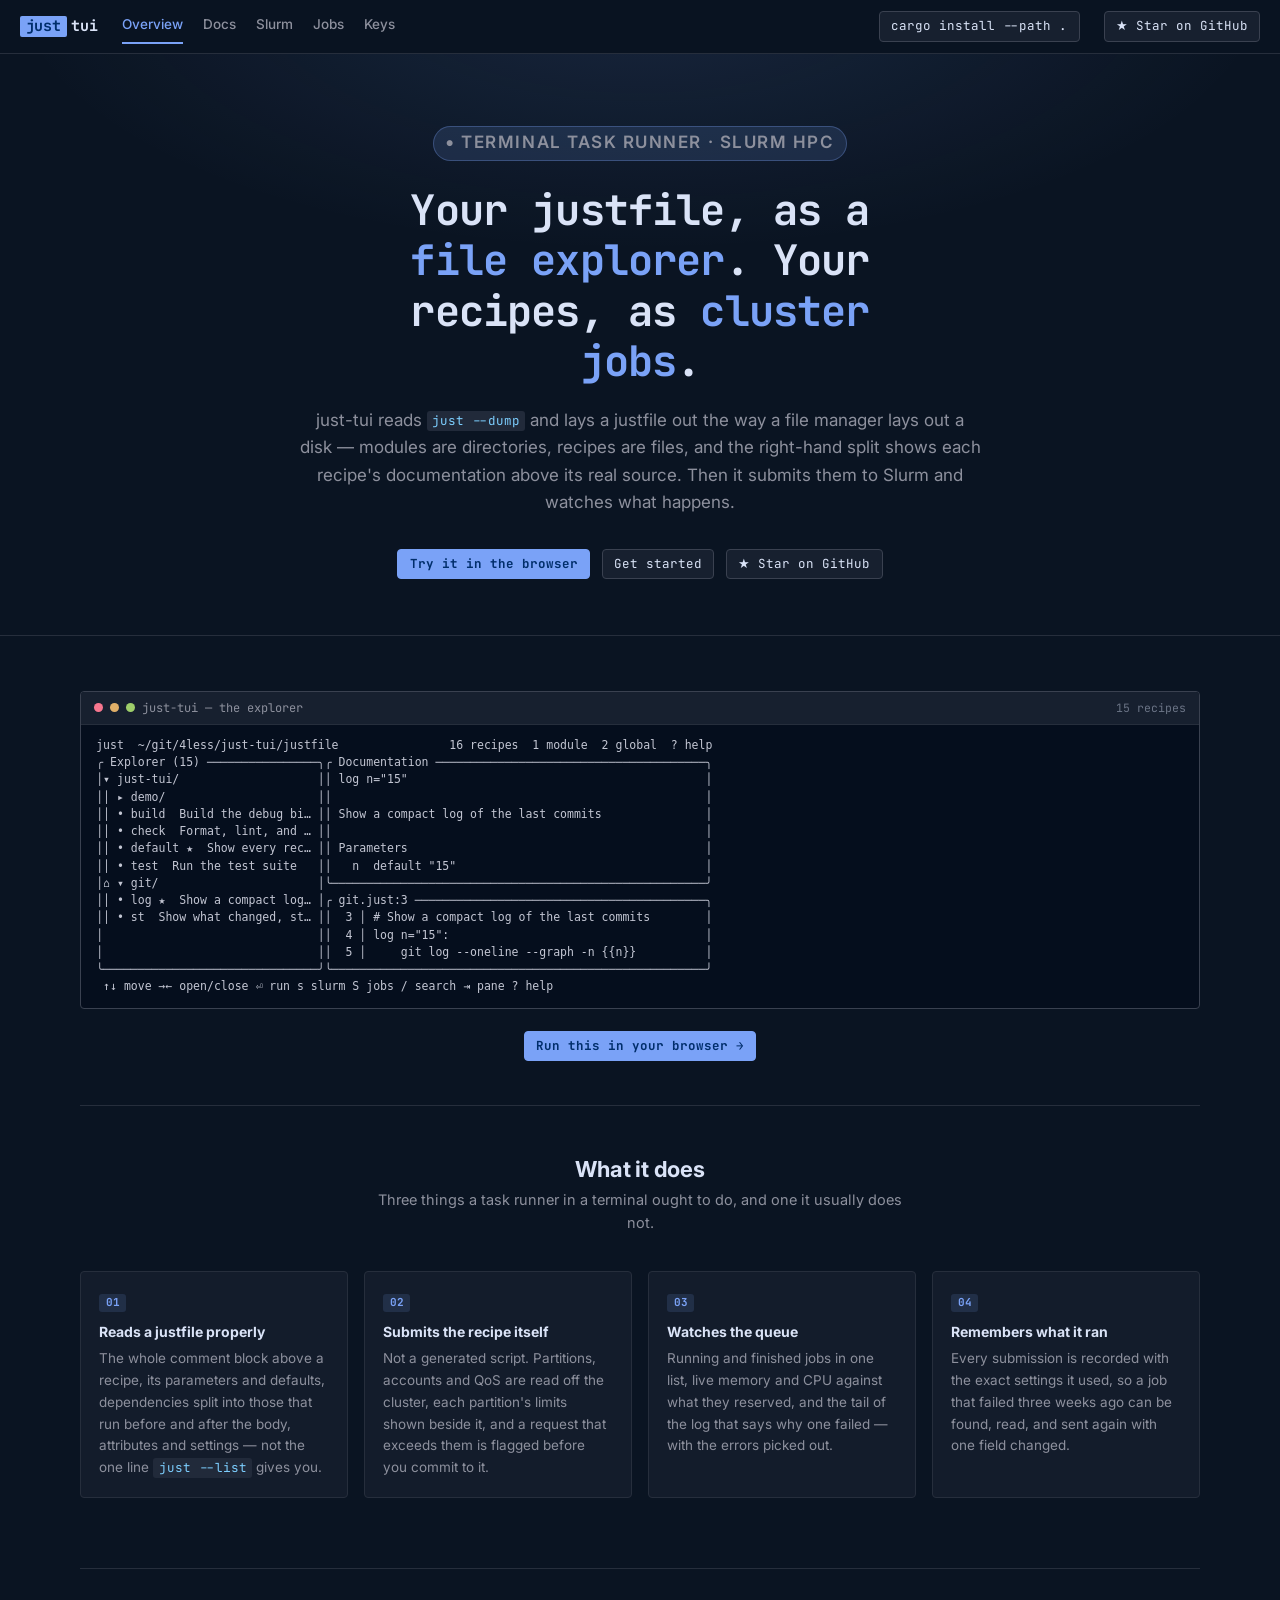
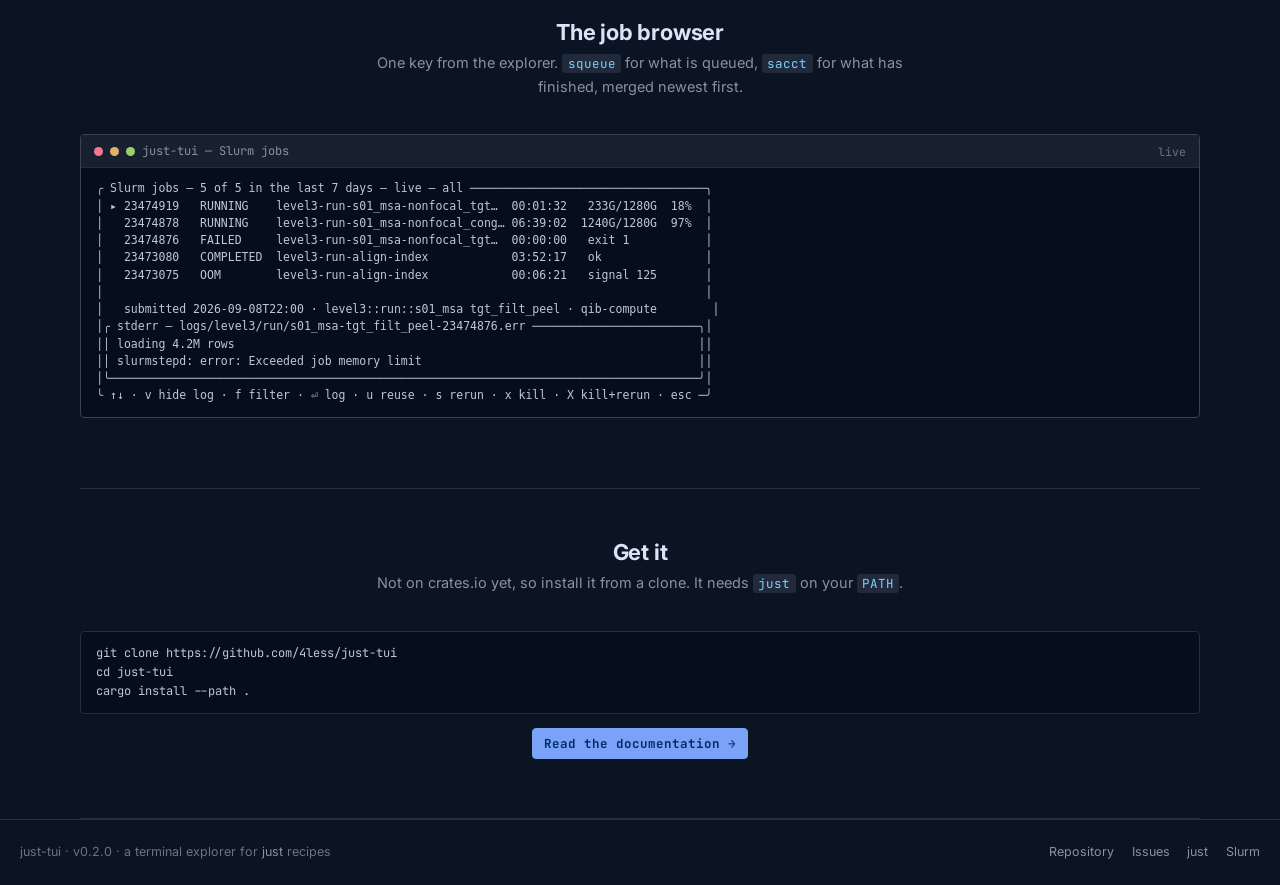
<file: docs/index.html>
<!DOCTYPE html>
<html lang="en">
<head>
<meta charset="utf-8">
<meta name="viewport" content="width=device-width, initial-scale=1">
<title>just-tui — a terminal explorer for just recipes, with Slurm</title>
<meta name="description" content="just-tui lays a justfile out like a file explorer, submits recipes to Slurm, and watches the jobs that result.">
<link rel="preconnect" href="https://fonts.googleapis.com">
<link rel="preconnect" href="https://fonts.gstatic.com" crossorigin>
<link href="https://fonts.googleapis.com/css2?family=Inter:wght@400;500;600;700&family=JetBrains+Mono:wght@400;700&display=swap" rel="stylesheet">
<link rel="stylesheet" href="style.css">
</head>
<body>
<header class="topbar">
  <a class="brand" href="index.html"><span class="just">just</span><span class="tui">tui</span></a>
  <nav class="topnav"><a href="index.html" aria-current="page">Overview</a><a href="docs.html">Docs</a><a href="slurm.html">Slurm</a><a href="jobs.html">Jobs</a><a href="keys.html">Keys</a></nav>
  <span class="spacer"></span>
  <a class="btn install" href="docs.html#install">cargo install --path .</a>
  <a class="btn" href="https://github.com/4less/just-tui">★ Star on GitHub</a>
</header>

<section class="hero">
  <p class="badge">Terminal task runner · Slurm HPC</p>
  <h1>Your justfile, as a <em>file explorer</em>. Your recipes, as <em>cluster jobs</em>.</h1>
  <p>just-tui reads <code>just --dump</code> and lays a justfile out the way a file manager lays
  out a disk — modules are directories, recipes are files, and the right-hand split shows each
  recipe's documentation above its real source. Then it submits them to Slurm and watches what
  happens.</p>
  <div class="actions">
    <a class="btn solid" href="demo/">Try it in the browser</a>
    <a class="btn" href="docs.html#install">Get started</a>
    <a class="btn" href="https://github.com/4less/just-tui">★ Star on GitHub</a>
  </div>
</section>

<div class="wrap">

<section class="section tight">
  <div class="term"><div class="chrome"><span class="dot" style="background:#f7768e"></span><span class="dot" style="background:#e0af68"></span><span class="dot" style="background:#9ece6a"></span><span>just-tui — the explorer</span><span class="right">15 recipes</span></div><pre><code>just  ~/git/4less/just-tui/justfile                16 recipes  1 module  2 global  ? help
╭ Explorer (15) ────────────────╮╭ Documentation ───────────────────────────────────────╮
│▾ just-tui/                    ││ log n=&quot;15&quot;                                           │
││ ▸ demo/                      ││                                                      │
││ • build  Build the debug bi… ││ Show a compact log of the last commits               │
││ • check  Format, lint, and … ││                                                      │
││ • default ★  Show every rec… ││ Parameters                                           │
││ • test  Run the test suite   ││   n  default &quot;15&quot;                                    │
│⌂ ▾ git/                       │╰──────────────────────────────────────────────────────╯
││ • log ★  Show a compact log… │╭ git.just:3 ──────────────────────────────────────────╮
││ • st  Show what changed, st… ││  3 │ # Show a compact log of the last commits        │
│                               ││  4 │ log n=&quot;15&quot;:                                     │
│                               ││  5 │     git log --oneline --graph -n {{n}}          │
╰───────────────────────────────╯╰──────────────────────────────────────────────────────╯
 ↑↓ move →← open/close ⏎ run s slurm S jobs / search ⇥ pane ? help</code></pre></div>
  <p style="text-align:center;margin-top:1.25rem">
    <a class="btn solid" href="demo/">Run this in your browser →</a>
  </p>
</section>

<section class="section">
  <h2>What it does</h2>
  <p class="sub">Three things a task runner in a terminal ought to do, and one it usually
  does not.</p>
  <div class="cards">
    <div class="card"><span class="num">01</span><h3>Reads a justfile properly</h3>
    <p>The whole comment block above a recipe, its parameters and defaults, dependencies split
    into those that run before and after the body, attributes and settings — not the one line
    <code>just --list</code> gives you.</p></div>
    <div class="card"><span class="num">02</span><h3>Submits the recipe itself</h3>
    <p>Not a generated script. Partitions, accounts and QoS are read off the cluster, each
    partition's limits shown beside it, and a request that exceeds them is flagged before you
    commit to it.</p></div>
    <div class="card"><span class="num">03</span><h3>Watches the queue</h3>
    <p>Running and finished jobs in one list, live memory and CPU against what they reserved, and
    the tail of the log that says why one failed — with the errors picked out.</p></div>
    <div class="card"><span class="num">04</span><h3>Remembers what it ran</h3>
    <p>Every submission is recorded with the exact settings it used, so a job that failed three
    weeks ago can be found, read, and sent again with one field changed.</p></div>
  </div>
</section>

<section class="section">
  <h2>The job browser</h2>
  <p class="sub">One key from the explorer. <code>squeue</code> for what is queued,
  <code>sacct</code> for what has finished, merged newest first.</p>
  <div class="term"><div class="chrome"><span class="dot" style="background:#f7768e"></span><span class="dot" style="background:#e0af68"></span><span class="dot" style="background:#9ece6a"></span><span>just-tui — Slurm jobs</span><span class="right">live</span></div><pre><code>╭ Slurm jobs — 5 of 5 in the last 7 days — live — all ──────────────────────────────────╮
│ ▸ 23474919   RUNNING    level3-run-s01_msa-nonfocal_tgt…  00:01:32   233G/1280G  18%  │
│   23474878   RUNNING    level3-run-s01_msa-nonfocal_cong… 06:39:02  1240G/1280G  97%  │
│   23474876   FAILED     level3-run-s01_msa-nonfocal_tgt…  00:00:00   exit 1           │
│   23473080   COMPLETED  level3-run-align-index            03:52:17   ok               │
│   23473075   OOM        level3-run-align-index            00:06:21   signal 125       │
│                                                                                       │
│   submitted 2026-09-08T22:00 · level3::run::s01_msa tgt_filt_peel · qib-compute        │
│╭ stderr — logs/level3/run/s01_msa-tgt_filt_peel-23474876.err ────────────────────────╮│
││ loading 4.2M rows                                                                   ││
││ slurmstepd: error: Exceeded job memory limit                                        ││
│╰─────────────────────────────────────────────────────────────────────────────────────╯│
╰ ↑↓ · v hide log · f filter · ⏎ log · u reuse · s rerun · x kill · X kill+rerun · esc ─╯</code></pre></div>
</section>

<section class="section">
  <h2>Get it</h2>
  <p class="sub">Not on crates.io yet, so install it from a clone. It needs
  <code>just</code> on your <code>PATH</code>.</p>
  <pre><code>git clone https://github.com/4less/just-tui
cd just-tui
cargo install --path .</code></pre>
  <p style="text-align:center"><a class="btn solid" href="docs.html">Read the documentation →</a></p>
</section>

</div>

<footer><div class="inner">
  <span>just-tui · v0.2.0 · a terminal explorer for <a href="https://github.com/casey/just">just</a> recipes</span>
  <span class="links"><a href="https://github.com/4less/just-tui">Repository</a><a href="https://github.com/4less/just-tui/issues">Issues</a><a href="https://github.com/casey/just">just</a><a href="https://slurm.schedmd.com/">Slurm</a></span>
</div></footer>
</body>
</html>
</file>
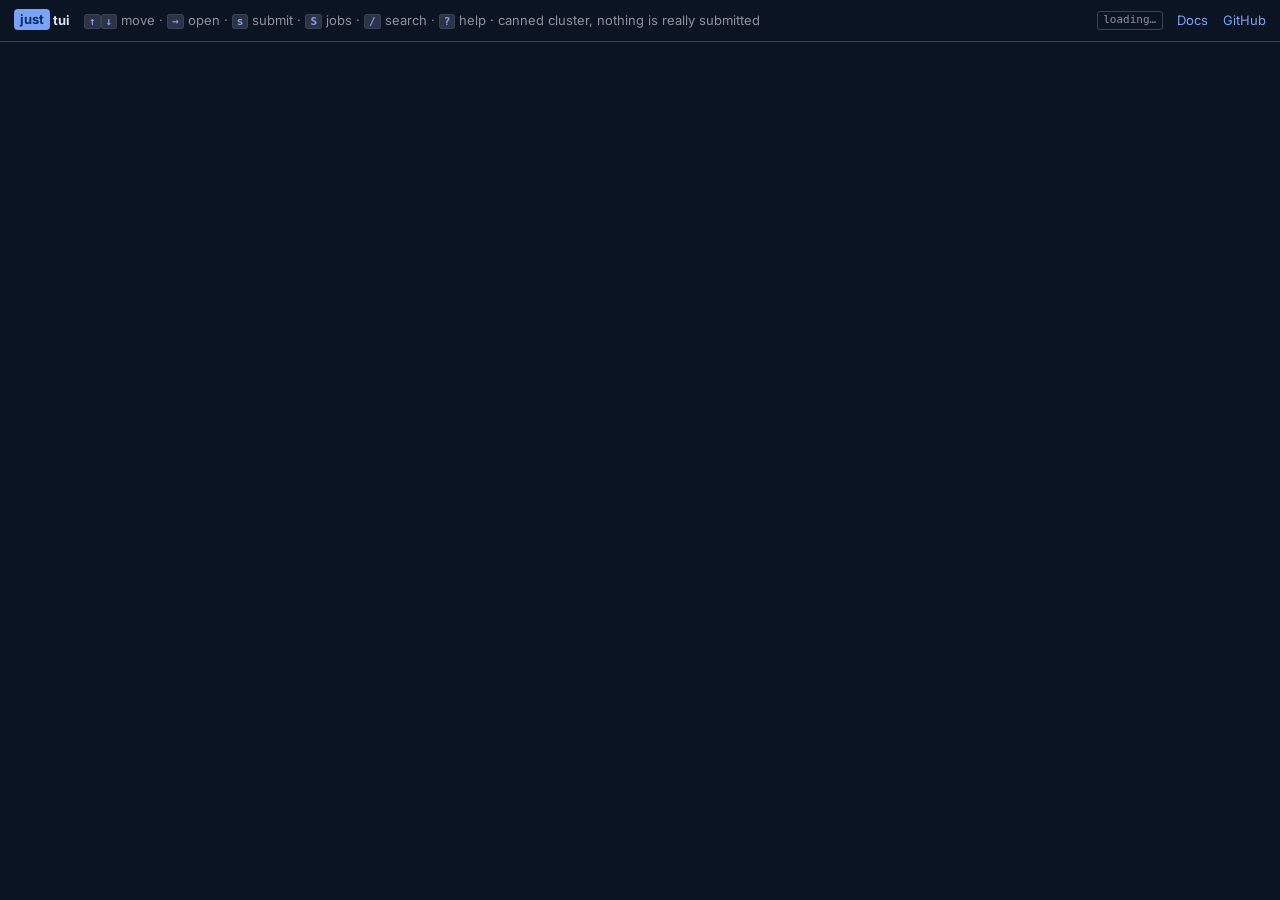
<file: web/index.html>
<!DOCTYPE html>
<html lang="en">
<head>
<meta charset="utf-8">
<meta name="viewport" content="width=device-width, initial-scale=1">
<title>just-tui — browser demo</title>
<link data-trunk rel="rust" href="../Cargo.toml" data-target-name="just_tui" data-wasm-opt="z" />
<link rel="preconnect" href="https://fonts.googleapis.com">
<link rel="preconnect" href="https://fonts.gstatic.com" crossorigin>
<link href="https://fonts.googleapis.com/css2?family=Inter:wght@400;500;600;700&display=swap" rel="stylesheet">
<style>
  :root {
    --canvas: #0a1422; --fg: #dae3f7; --dim: #8d909d;
    --outline: #3a4150; --primary: #7aa2f7;
    --bar: 42px;
    /* One character cell. The font below is chosen to match it. */
    --cell: 20px;
  }
  * { box-sizing: border-box; }

  /* The page must not scroll. Ratzilla does not call preventDefault, so an
     arrow key would move the cursor and the window both. */
  html, body { height: 100%; overflow: hidden; }
  /* The mono stack lives here, not on #terminal: the backend measures a
     sample cell against the inherited font, and inheriting it from further up
     is what makes that measurement succeed rather than fall back to a
     default that leaves the grid smaller than the window. */
  body {
    margin: 0; background: var(--canvas); color: var(--fg);
    font-family: ui-monospace, "DejaVu Sans Mono", "Liberation Mono", Menlo, Consolas, monospace;
    /* The backend measures a sample cell and falls back to 10x20px when the
       measurement comes back empty. These numbers make the real cell that
       size — a 0.6-advance monospace at 16.67px is 10px wide — so the grid
       fills the window whether the measurement succeeds or not. */
    font-size: 16.67px;
    line-height: 20px;
  }
  header, header * { font-family: Inter, system-ui, sans-serif; font-size: 13px; line-height: 1.5; }
  header kbd { font-family: ui-monospace, monospace; }

  header {
    height: var(--bar);
    display: flex; align-items: center; gap: 0.9rem; flex-wrap: nowrap;
    padding: 0 0.9rem; border-bottom: 1px solid var(--outline);
    overflow: hidden; white-space: nowrap;
  }
  header .brand { font-weight: 700; }
  header .brand .just { background: var(--primary); color: #002e6b; padding: 0.15rem 0.35rem; border-radius: 4px; }
  header .hint { color: var(--dim); overflow: hidden; text-overflow: ellipsis; }
  header .stamp {
    color: var(--dim); font-family: ui-monospace, monospace; font-size: 11px;
    border: 1px solid var(--outline); border-radius: 3px; padding: 0 0.35rem;
  }
  header .spacer { flex: 1; }
  header a { color: var(--primary); text-decoration: none; }
  header a:hover { text-decoration: underline; }
  kbd {
    background: #2c3345; color: var(--primary); border: 1px solid var(--outline);
    border-radius: 3px; padding: 0 0.25rem;
    font: 700 11px/1.6 ui-monospace, monospace;
  }

  /* An explicit height, because the backend measures this element to decide
     how many rows and columns it has. Sized from the body it would grow to
     fit its own output, and then grow again. */
  #terminal {
    /* A whole row spare. The backend rounds the row count up against this
       box, and the row it gains is clipped by the overflow — which costs the
       bottom line of the interface, the one with the keys on it. */
    height: calc(100vh - var(--bar) - 20px);
    overflow: hidden;
    /* No padding: the backend measures this box to count rows and columns,
       and padding is inside it — every pixel of it costs a row off the
       bottom. An explicit line-height keeps the cell size predictable. */
    padding: 0;
  }
  /* Each row is a <pre>, and the browser gives those a 1em margin by
     default — which doubles the height of every row, so the grid needs twice
     the space the backend measured for it and runs off the bottom. */
  #terminal pre { margin: 0; padding: 0; }
  #terminal:focus, #terminal :focus { outline: none; }
</style>
</head>
<body>
<header>
  <span class="brand"><span class="just">just</span> tui</span>
  <span class="hint">
    <kbd>↑</kbd><kbd>↓</kbd> move · <kbd>→</kbd> open · <kbd>s</kbd> submit ·
    <kbd>S</kbd> jobs · <kbd>/</kbd> search · <kbd>?</kbd> help ·
    canned cluster, nothing is really submitted
  </span>
  <span class="spacer"></span>
  <span id="stamp" class="stamp">loading…</span>
  <a href="../">Docs</a>
  <a href="https://github.com/4less/just-tui">GitHub</a>
</header>

<div id="terminal"></div>
</body>
</html>
</file>
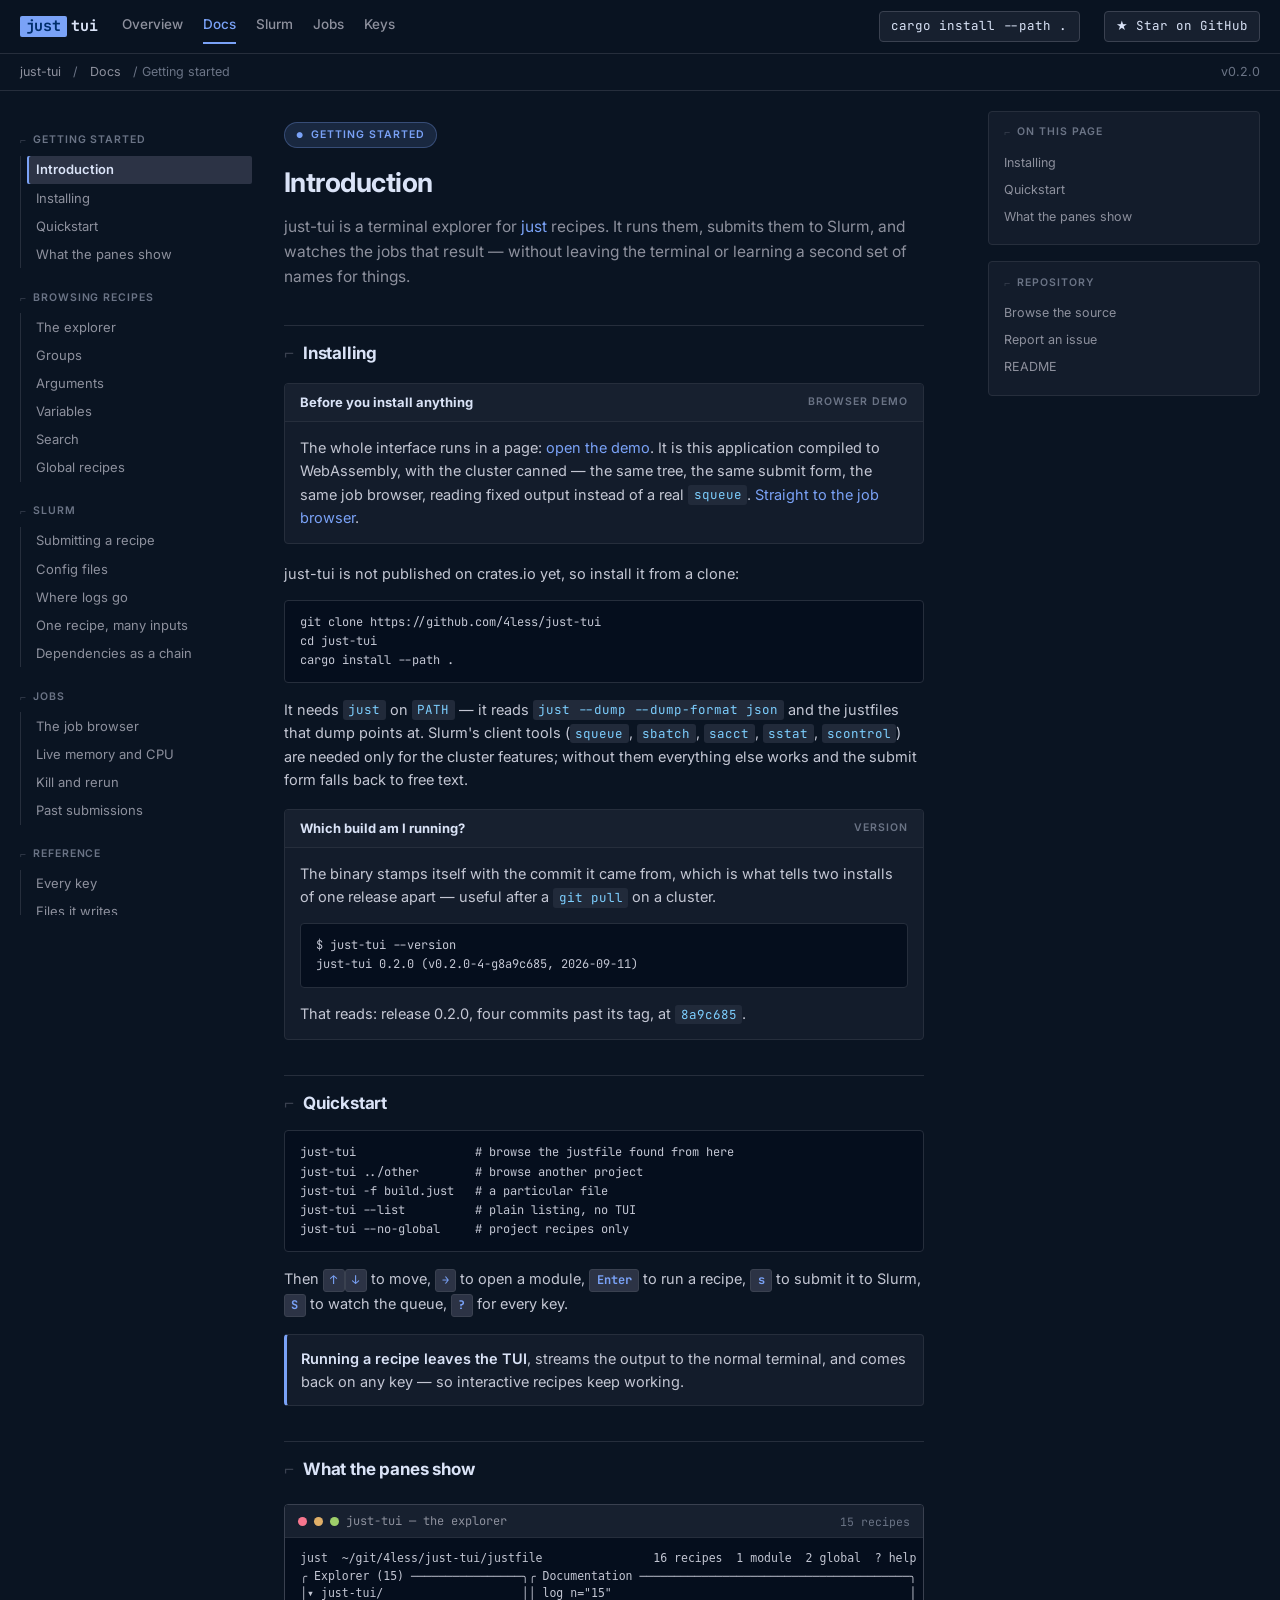
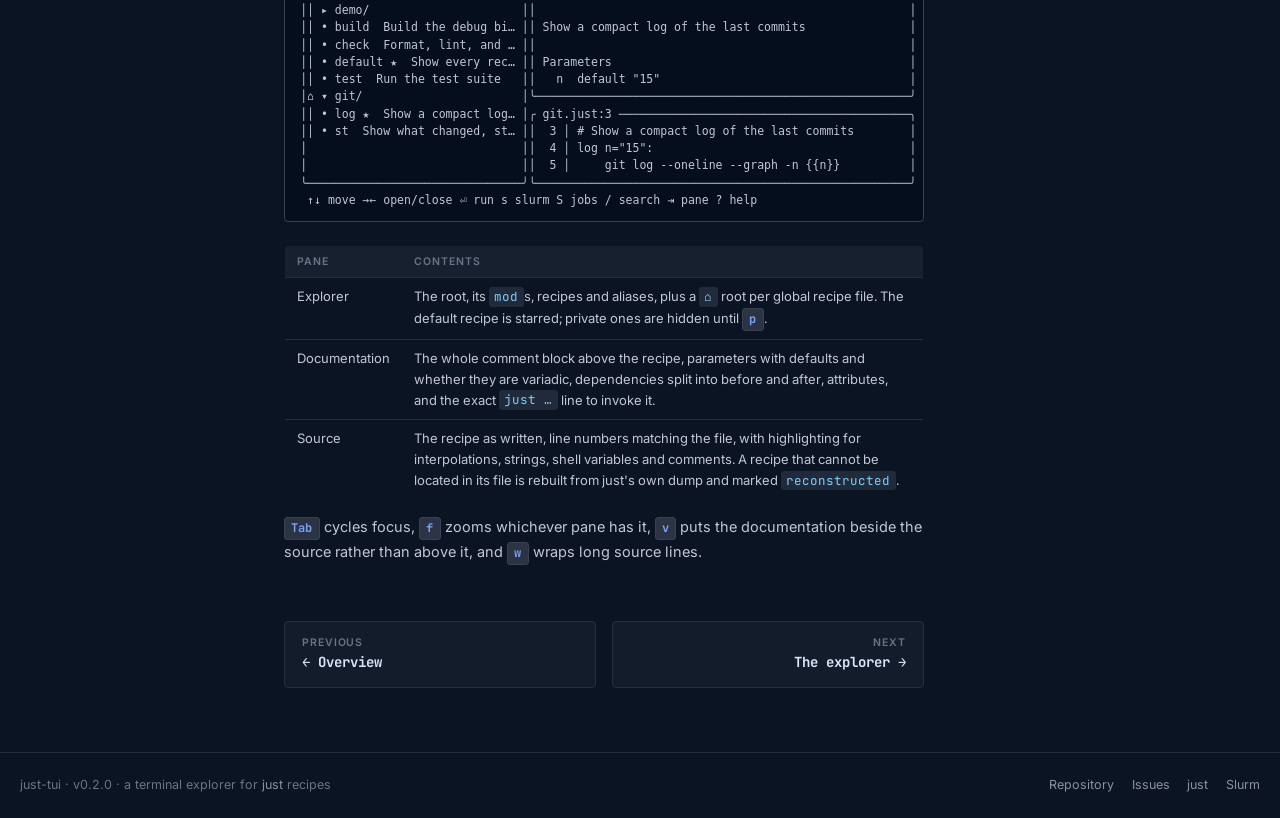
<file: docs/docs.html>
<!DOCTYPE html>
<html lang="en">
<head>
<meta charset="utf-8">
<meta name="viewport" content="width=device-width, initial-scale=1">
<title>Introduction — just-tui</title>
<meta name="description" content="Introduction">
<link rel="preconnect" href="https://fonts.googleapis.com">
<link rel="preconnect" href="https://fonts.gstatic.com" crossorigin>
<link href="https://fonts.googleapis.com/css2?family=Inter:wght@400;500;600;700&family=JetBrains+Mono:wght@400;700&display=swap" rel="stylesheet">
<link rel="stylesheet" href="style.css">
</head>
<body>
<header class="topbar">
  <a class="brand" href="index.html"><span class="just">just</span><span class="tui">tui</span></a>
  <nav class="topnav"><a href="index.html">Overview</a><a href="docs.html" aria-current="page">Docs</a><a href="slurm.html">Slurm</a><a href="jobs.html">Jobs</a><a href="keys.html">Keys</a></nav>
  <span class="spacer"></span>
  <a class="btn install" href="docs.html#install">cargo install --path .</a>
  <a class="btn" href="https://github.com/4less/just-tui">★ Star on GitHub</a>
</header>

<div class="crumbbar">
  <a href="index.html">just-tui</a> / <a href="docs.html">Docs</a> / Getting started
  <span class="spacer"></span>
  <span>v0.2.0</span>
</div>

<div class="shell">
  <aside class="sidebar"><p class="sidebar-label">All pages</p><h2>Getting started</h2><ul><li><a href="docs.html" aria-current="page">Introduction</a></li><li><a href="docs.html#install">Installing</a></li><li><a href="docs.html#quickstart">Quickstart</a></li><li><a href="docs.html#panes">What the panes show</a></li></ul><h2>Browsing recipes</h2><ul><li><a href="recipes.html">The explorer</a></li><li><a href="recipes.html#groups">Groups</a></li><li><a href="recipes.html#arguments">Arguments</a></li><li><a href="recipes.html#variables">Variables</a></li><li><a href="recipes.html#search">Search</a></li><li><a href="recipes.html#global">Global recipes</a></li></ul><h2>Slurm</h2><ul><li><a href="slurm.html">Submitting a recipe</a></li><li><a href="slurm.html#config">Config files</a></li><li><a href="slurm.html#logs">Where logs go</a></li><li><a href="slurm.html#batch">One recipe, many inputs</a></li><li><a href="slurm.html#chain">Dependencies as a chain</a></li></ul><h2>Jobs</h2><ul><li><a href="jobs.html">The job browser</a></li><li><a href="jobs.html#usage">Live memory and CPU</a></li><li><a href="jobs.html#actions">Kill and rerun</a></li><li><a href="jobs.html#history">Past submissions</a></li></ul><h2>Reference</h2><ul><li><a href="keys.html">Every key</a></li><li><a href="keys.html#files">Files it writes</a></li></ul></aside>
  <main>
    <p class="badge">Getting started</p>
    
<h1>Introduction</h1>

<p class="lead">just-tui is a terminal explorer for <a href="https://github.com/casey/just">just</a>
recipes. It runs them, submits them to Slurm, and watches the jobs that result — without leaving
the terminal or learning a second set of names for things.</p>

<h2 id="install">Installing</h2>

<div class="panel"><header><b>Before you install anything</b><span class="tag">browser demo</span></header><div class="body">
<p>The whole interface runs in a page: <a href="demo/">open the demo</a>. It is this
application compiled to WebAssembly, with the cluster canned — the same tree, the same submit
form, the same job browser, reading fixed output instead of a real <code>squeue</code>.
<a href="demo/#jobs">Straight to the job browser</a>.</p>
</div></div>

<p>just-tui is not published on crates.io yet, so install it from a clone:</p>

<pre><code>git clone https://github.com/4less/just-tui
cd just-tui
cargo install --path .</code></pre>

<p>It needs <code>just</code> on <code>PATH</code> — it reads
<code>just --dump --dump-format json</code> and the justfiles that dump points at. Slurm's client
tools (<code>squeue</code>, <code>sbatch</code>, <code>sacct</code>, <code>sstat</code>,
<code>scontrol</code>) are needed only for the cluster features; without them everything else
works and the submit form falls back to free text.</p>

<div class="panel"><header><b>Which build am I running?</b><span class="tag">version</span></header><div class="body">
<p>The binary stamps itself with the commit it came from, which is what tells two installs of one
release apart — useful after a <code>git pull</code> on a cluster.</p>
<pre><code>$ just-tui --version
just-tui 0.2.0 (v0.2.0-4-g8a9c685, 2026-09-11)</code></pre>
<p>That reads: release 0.2.0, four commits past its tag, at <code>8a9c685</code>.</p>
</div></div>

<h2 id="quickstart">Quickstart</h2>

<pre><code>just-tui                 # browse the justfile found from here
just-tui ../other        # browse another project
just-tui -f build.just   # a particular file
just-tui --list          # plain listing, no TUI
just-tui --no-global     # project recipes only</code></pre>

<p>Then <kbd>↑</kbd><kbd>↓</kbd> to move, <kbd>→</kbd> to open a module, <kbd>Enter</kbd> to run a
recipe, <kbd>s</kbd> to submit it to Slurm, <kbd>S</kbd> to watch the queue, <kbd>?</kbd> for every
key.</p>

<div class="note">
<strong>Running a recipe leaves the TUI</strong>, streams the output to the normal terminal, and
comes back on any key — so interactive recipes keep working.
</div>

<h2 id="panes">What the panes show</h2>

<div class="term"><div class="chrome"><span class="dot" style="background:#f7768e"></span><span class="dot" style="background:#e0af68"></span><span class="dot" style="background:#9ece6a"></span><span>just-tui — the explorer</span><span class="right">15 recipes</span></div><pre><code>just  ~/git/4less/just-tui/justfile                16 recipes  1 module  2 global  ? help
╭ Explorer (15) ────────────────╮╭ Documentation ───────────────────────────────────────╮
│▾ just-tui/                    ││ log n=&quot;15&quot;                                           │
││ ▸ demo/                      ││                                                      │
││ • build  Build the debug bi… ││ Show a compact log of the last commits               │
││ • check  Format, lint, and … ││                                                      │
││ • default ★  Show every rec… ││ Parameters                                           │
││ • test  Run the test suite   ││   n  default &quot;15&quot;                                    │
│⌂ ▾ git/                       │╰──────────────────────────────────────────────────────╯
││ • log ★  Show a compact log… │╭ git.just:3 ──────────────────────────────────────────╮
││ • st  Show what changed, st… ││  3 │ # Show a compact log of the last commits        │
│                               ││  4 │ log n=&quot;15&quot;:                                     │
│                               ││  5 │     git log --oneline --graph -n {{n}}          │
╰───────────────────────────────╯╰──────────────────────────────────────────────────────╯
 ↑↓ move →← open/close ⏎ run s slurm S jobs / search ⇥ pane ? help</code></pre></div>

<table>
<tr><th>Pane</th><th>Contents</th></tr>
<tr><td>Explorer</td><td>The root, its <code>mod</code>s, recipes and aliases, plus a
<code>⌂</code> root per global recipe file. The default recipe is starred; private ones are hidden
until <kbd>p</kbd>.</td></tr>
<tr><td>Documentation</td><td>The whole comment block above the recipe, parameters with defaults
and whether they are variadic, dependencies split into before and after, attributes, and the exact
<code>just …</code> line to invoke it.</td></tr>
<tr><td>Source</td><td>The recipe as written, line numbers matching the file, with highlighting for
interpolations, strings, shell variables and comments. A recipe that cannot be located in its file
is rebuilt from just's own dump and marked <code>reconstructed</code>.</td></tr>
</table>

<p><kbd>Tab</kbd> cycles focus, <kbd>f</kbd> zooms whichever pane has it, <kbd>v</kbd> puts the
documentation beside the source rather than above it, and <kbd>w</kbd> wraps long source lines.</p>

    <nav class="pager"><a href="index.html"><span>Previous</span>← Overview</a><a class="next" href="recipes.html"><span>Next</span>The explorer →</a></nav>
  </main>
  <aside class="rail">
    <div class="box"><h2>On this page</h2><ul><li><a href="#install">Installing</a></li><li><a href="#quickstart">Quickstart</a></li><li><a href="#panes">What the panes show</a></li></ul></div>
    <div class="box"><h2>Repository</h2><ul>
      <li><a href="https://github.com/4less/just-tui">Browse the source</a></li>
      <li><a href="https://github.com/4less/just-tui/issues">Report an issue</a></li>
      <li><a href="https://github.com/4less/just-tui/blob/main/README.md">README</a></li>
    </ul></div>
  </aside>
</div>

<details class="quicknav">
  <summary><span class="bars">☰</span> Contents</summary>
  <nav><h2>Getting started</h2><ul><li><a href="docs.html" aria-current="page">Introduction</a></li><li><a href="docs.html#install">Installing</a></li><li><a href="docs.html#quickstart">Quickstart</a></li><li><a href="docs.html#panes">What the panes show</a></li></ul><h2>Browsing recipes</h2><ul><li><a href="recipes.html">The explorer</a></li><li><a href="recipes.html#groups">Groups</a></li><li><a href="recipes.html#arguments">Arguments</a></li><li><a href="recipes.html#variables">Variables</a></li><li><a href="recipes.html#search">Search</a></li><li><a href="recipes.html#global">Global recipes</a></li></ul><h2>Slurm</h2><ul><li><a href="slurm.html">Submitting a recipe</a></li><li><a href="slurm.html#config">Config files</a></li><li><a href="slurm.html#logs">Where logs go</a></li><li><a href="slurm.html#batch">One recipe, many inputs</a></li><li><a href="slurm.html#chain">Dependencies as a chain</a></li></ul><h2>Jobs</h2><ul><li><a href="jobs.html">The job browser</a></li><li><a href="jobs.html#usage">Live memory and CPU</a></li><li><a href="jobs.html#actions">Kill and rerun</a></li><li><a href="jobs.html#history">Past submissions</a></li></ul><h2>Reference</h2><ul><li><a href="keys.html">Every key</a></li><li><a href="keys.html#files">Files it writes</a></li></ul></nav>
</details>

<footer><div class="inner">
  <span>just-tui · v0.2.0 · a terminal explorer for <a href="https://github.com/casey/just">just</a> recipes</span>
  <span class="links"><a href="https://github.com/4less/just-tui">Repository</a><a href="https://github.com/4less/just-tui/issues">Issues</a><a href="https://github.com/casey/just">just</a><a href="https://slurm.schedmd.com/">Slurm</a></span>
</div></footer>
</body>
</html>
</file>
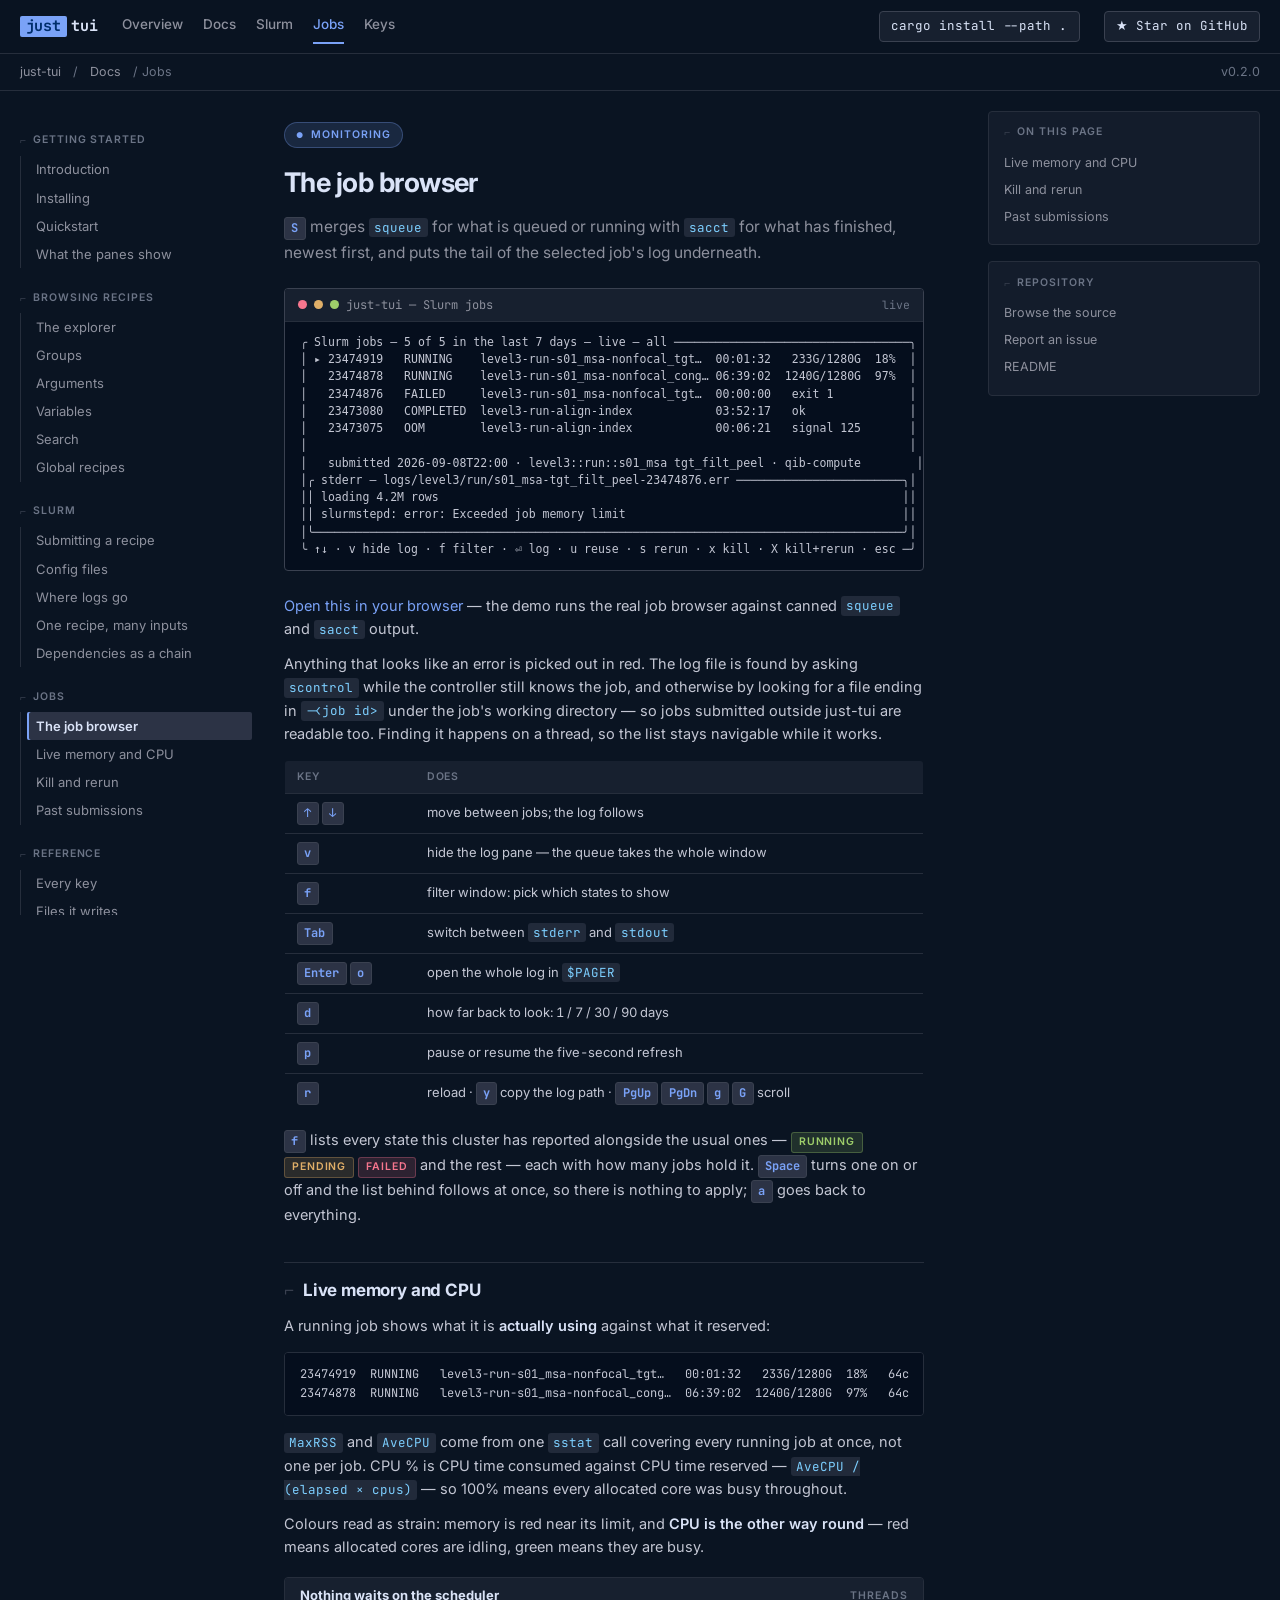
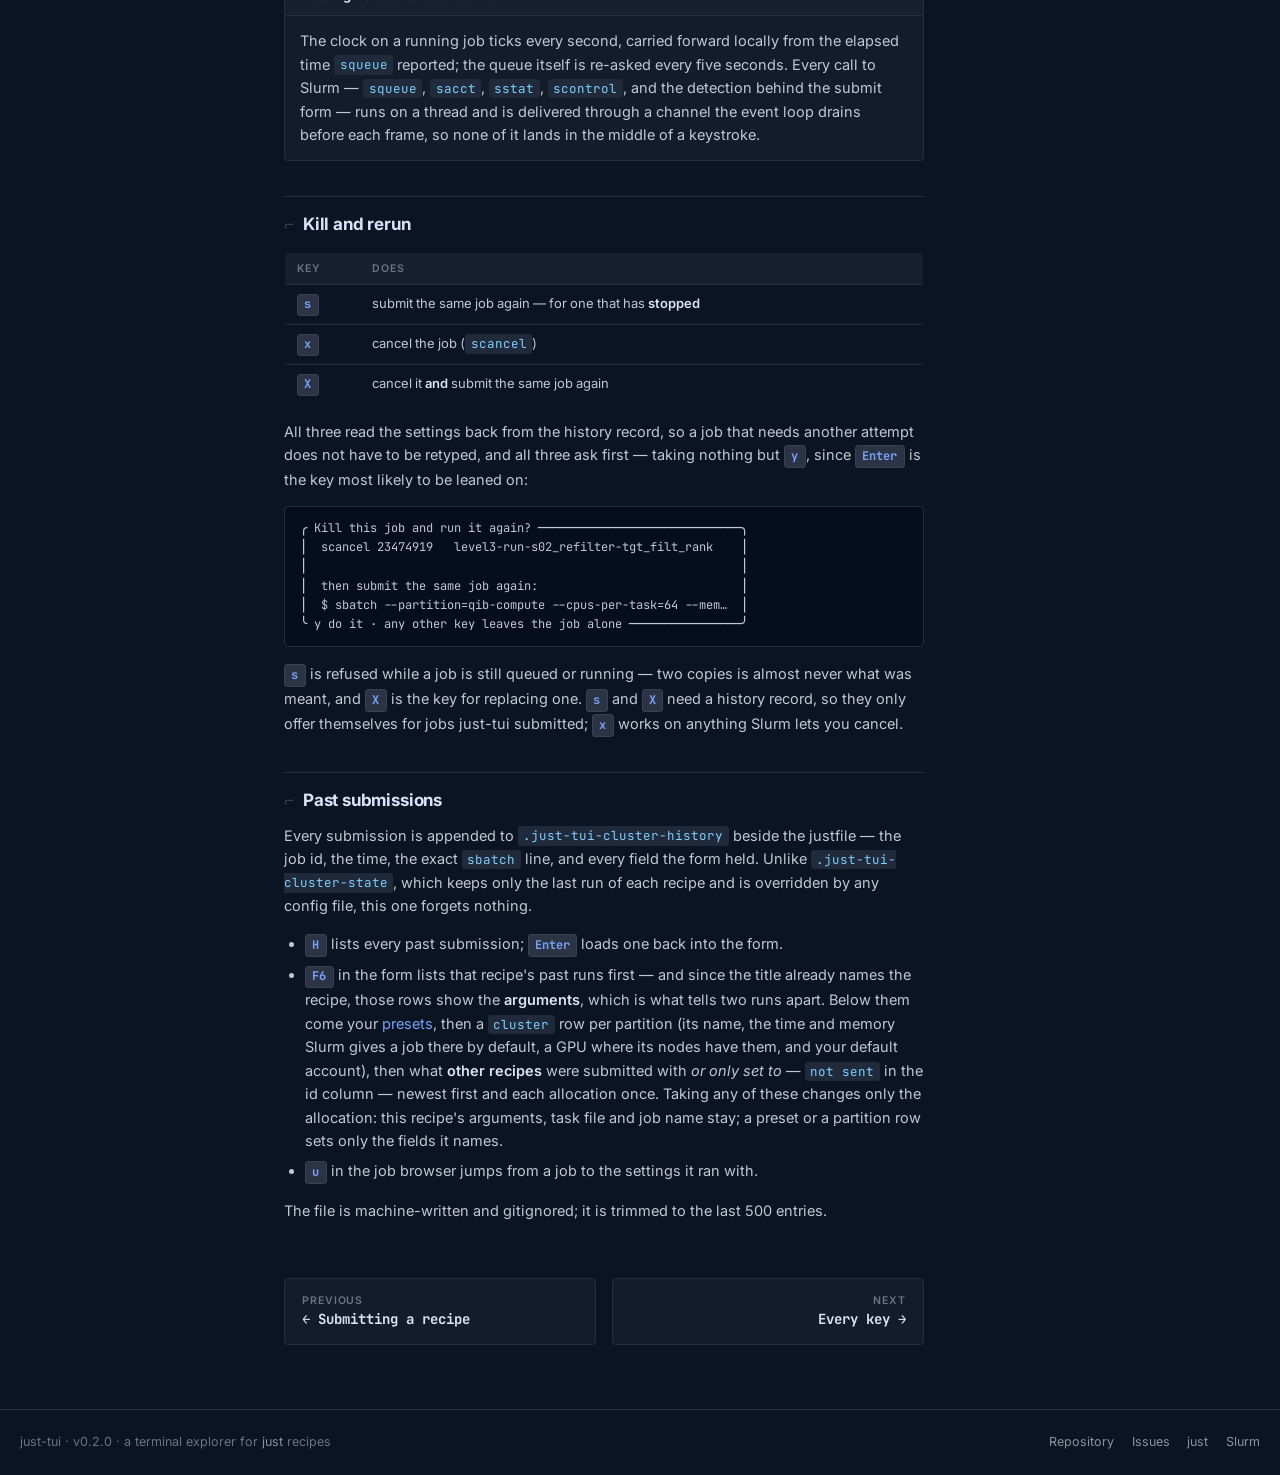
<file: docs/jobs.html>
<!DOCTYPE html>
<html lang="en">
<head>
<meta charset="utf-8">
<meta name="viewport" content="width=device-width, initial-scale=1">
<title>The job browser — just-tui</title>
<meta name="description" content="The job browser">
<link rel="preconnect" href="https://fonts.googleapis.com">
<link rel="preconnect" href="https://fonts.gstatic.com" crossorigin>
<link href="https://fonts.googleapis.com/css2?family=Inter:wght@400;500;600;700&family=JetBrains+Mono:wght@400;700&display=swap" rel="stylesheet">
<link rel="stylesheet" href="style.css">
</head>
<body>
<header class="topbar">
  <a class="brand" href="index.html"><span class="just">just</span><span class="tui">tui</span></a>
  <nav class="topnav"><a href="index.html">Overview</a><a href="docs.html">Docs</a><a href="slurm.html">Slurm</a><a href="jobs.html" aria-current="page">Jobs</a><a href="keys.html">Keys</a></nav>
  <span class="spacer"></span>
  <a class="btn install" href="docs.html#install">cargo install --path .</a>
  <a class="btn" href="https://github.com/4less/just-tui">★ Star on GitHub</a>
</header>

<div class="crumbbar">
  <a href="index.html">just-tui</a> / <a href="docs.html">Docs</a> / Jobs
  <span class="spacer"></span>
  <span>v0.2.0</span>
</div>

<div class="shell">
  <aside class="sidebar"><p class="sidebar-label">All pages</p><h2>Getting started</h2><ul><li><a href="docs.html">Introduction</a></li><li><a href="docs.html#install">Installing</a></li><li><a href="docs.html#quickstart">Quickstart</a></li><li><a href="docs.html#panes">What the panes show</a></li></ul><h2>Browsing recipes</h2><ul><li><a href="recipes.html">The explorer</a></li><li><a href="recipes.html#groups">Groups</a></li><li><a href="recipes.html#arguments">Arguments</a></li><li><a href="recipes.html#variables">Variables</a></li><li><a href="recipes.html#search">Search</a></li><li><a href="recipes.html#global">Global recipes</a></li></ul><h2>Slurm</h2><ul><li><a href="slurm.html">Submitting a recipe</a></li><li><a href="slurm.html#config">Config files</a></li><li><a href="slurm.html#logs">Where logs go</a></li><li><a href="slurm.html#batch">One recipe, many inputs</a></li><li><a href="slurm.html#chain">Dependencies as a chain</a></li></ul><h2>Jobs</h2><ul><li><a href="jobs.html" aria-current="page">The job browser</a></li><li><a href="jobs.html#usage">Live memory and CPU</a></li><li><a href="jobs.html#actions">Kill and rerun</a></li><li><a href="jobs.html#history">Past submissions</a></li></ul><h2>Reference</h2><ul><li><a href="keys.html">Every key</a></li><li><a href="keys.html#files">Files it writes</a></li></ul></aside>
  <main>
    <p class="badge">Monitoring</p>
    
<h1>The job browser</h1>

<p class="lead"><kbd>S</kbd> merges <code>squeue</code> for what is queued or running with
<code>sacct</code> for what has finished, newest first, and puts the tail of the selected job's log
underneath.</p>

<div class="term"><div class="chrome"><span class="dot" style="background:#f7768e"></span><span class="dot" style="background:#e0af68"></span><span class="dot" style="background:#9ece6a"></span><span>just-tui — Slurm jobs</span><span class="right">live</span></div><pre><code>╭ Slurm jobs — 5 of 5 in the last 7 days — live — all ──────────────────────────────────╮
│ ▸ 23474919   RUNNING    level3-run-s01_msa-nonfocal_tgt…  00:01:32   233G/1280G  18%  │
│   23474878   RUNNING    level3-run-s01_msa-nonfocal_cong… 06:39:02  1240G/1280G  97%  │
│   23474876   FAILED     level3-run-s01_msa-nonfocal_tgt…  00:00:00   exit 1           │
│   23473080   COMPLETED  level3-run-align-index            03:52:17   ok               │
│   23473075   OOM        level3-run-align-index            00:06:21   signal 125       │
│                                                                                       │
│   submitted 2026-09-08T22:00 · level3::run::s01_msa tgt_filt_peel · qib-compute        │
│╭ stderr — logs/level3/run/s01_msa-tgt_filt_peel-23474876.err ────────────────────────╮│
││ loading 4.2M rows                                                                   ││
││ slurmstepd: error: Exceeded job memory limit                                        ││
│╰─────────────────────────────────────────────────────────────────────────────────────╯│
╰ ↑↓ · v hide log · f filter · ⏎ log · u reuse · s rerun · x kill · X kill+rerun · esc ─╯</code></pre></div>

<p><a href="demo/#jobs">Open this in your browser</a> — the demo runs the real job browser
against canned <code>squeue</code> and <code>sacct</code> output.</p>

<p>Anything that looks like an error is picked out in red. The log file is found by asking
<code>scontrol</code> while the controller still knows the job, and otherwise by looking for a file
ending in <code>-&lt;job id&gt;</code> under the job's working directory — so jobs submitted outside
just-tui are readable too. Finding it happens on a thread, so the list stays navigable while it
works.</p>

<table>
<tr><th>Key</th><th>Does</th></tr>
<tr><td><kbd>↑</kbd> <kbd>↓</kbd></td><td>move between jobs; the log follows</td></tr>
<tr><td><kbd>v</kbd></td><td>hide the log pane — the queue takes the whole window</td></tr>
<tr><td><kbd>f</kbd></td><td>filter window: pick which states to show</td></tr>
<tr><td><kbd>Tab</kbd></td><td>switch between <code>stderr</code> and <code>stdout</code></td></tr>
<tr><td><kbd>Enter</kbd> <kbd>o</kbd></td><td>open the whole log in <code>$PAGER</code></td></tr>
<tr><td><kbd>d</kbd></td><td>how far back to look: 1 / 7 / 30 / 90 days</td></tr>
<tr><td><kbd>p</kbd></td><td>pause or resume the five-second refresh</td></tr>
<tr><td><kbd>r</kbd></td><td>reload · <kbd>y</kbd> copy the log path · <kbd>PgUp</kbd> <kbd>PgDn</kbd> <kbd>g</kbd> <kbd>G</kbd> scroll</td></tr>
</table>

<p><kbd>f</kbd> lists every state this cluster has reported alongside the usual ones —
<span class="state run">RUNNING</span> <span class="state pend">PENDING</span>
<span class="state fail">FAILED</span> and the rest — each with how many jobs hold it.
<kbd>Space</kbd> turns one on or off and the list behind follows at once, so there is nothing to
apply; <kbd>a</kbd> goes back to everything.</p>

<h2 id="usage">Live memory and CPU</h2>

<p>A running job shows what it is <strong>actually using</strong> against what it reserved:</p>

<pre><code>23474919  RUNNING   level3-run-s01_msa-nonfocal_tgt…   00:01:32   233G/1280G  18%   64c  93%
23474878  RUNNING   level3-run-s01_msa-nonfocal_cong…  06:39:02  1240G/1280G  97%   64c  98%</code></pre>

<p><code>MaxRSS</code> and <code>AveCPU</code> come from one <code>sstat</code> call covering every
running job at once, not one per job. CPU % is CPU time consumed against CPU time reserved —
<code>AveCPU / (elapsed × cpus)</code> — so 100% means every allocated core was busy throughout.</p>

<p>Colours read as strain: memory is red near its limit, and <strong>CPU is the other way
round</strong> — red means allocated cores are idling, green means they are busy.</p>

<div class="panel"><header><b>Nothing waits on the scheduler</b><span class="tag">threads</span></header><div class="body">
<p>The clock on a running job ticks every second, carried forward locally from the elapsed time
<code>squeue</code> reported; the queue itself is re-asked every five seconds. Every call to Slurm —
<code>squeue</code>, <code>sacct</code>, <code>sstat</code>, <code>scontrol</code>, and the
detection behind the submit form — runs on a thread and is delivered through a channel the event
loop drains before each frame, so none of it lands in the middle of a keystroke.</p>
</div></div>

<h2 id="actions">Kill and rerun</h2>

<table>
<tr><th>Key</th><th>Does</th></tr>
<tr><td><kbd>s</kbd></td><td>submit the same job again — for one that has <strong>stopped</strong></td></tr>
<tr><td><kbd>x</kbd></td><td>cancel the job (<code>scancel</code>)</td></tr>
<tr><td><kbd>X</kbd></td><td>cancel it <strong>and</strong> submit the same job again</td></tr>
</table>

<p>All three read the settings back from the history record, so a job that needs another attempt
does not have to be retyped, and all three ask first — taking nothing but <kbd>y</kbd>, since
<kbd>Enter</kbd> is the key most likely to be leaned on:</p>

<pre><code>╭ Kill this job and run it again? ─────────────────────────────╮
│  scancel 23474919   level3-run-s02_refilter-tgt_filt_rank    │
│                                                              │
│  then submit the same job again:                             │
│  $ sbatch --partition=qib-compute --cpus-per-task=64 --mem…  │
╰ y do it · any other key leaves the job alone ────────────────╯</code></pre>

<p><kbd>s</kbd> is refused while a job is still queued or running — two copies is almost never what
was meant, and <kbd>X</kbd> is the key for replacing one. <kbd>s</kbd> and <kbd>X</kbd> need a
history record, so they only offer themselves for jobs just-tui submitted; <kbd>x</kbd> works on
anything Slurm lets you cancel.</p>

<h2 id="history">Past submissions</h2>

<p>Every submission is appended to <code>.just-tui-cluster-history</code> beside the justfile — the
job id, the time, the exact <code>sbatch</code> line, and every field the form held. Unlike
<code>.just-tui-cluster-state</code>, which keeps only the last run of each recipe and is overridden
by any config file, this one forgets nothing.</p>

<ul class="prose">
<li><kbd>H</kbd> lists every past submission; <kbd>Enter</kbd> loads one back into the form.</li>
<li><kbd>F6</kbd> in the form lists that recipe's past runs first — and since the title already names
the recipe, those rows show the <strong>arguments</strong>, which is what tells two runs apart. Below
them come your <a href="#presets">presets</a>, then a <code>cluster</code> row per partition (its name,
the time and memory Slurm gives a job there by default, a GPU where its nodes have them, and your
default account), then what <strong>other recipes</strong> were submitted with <em>or only set
to</em> — <code>not sent</code> in the id column — newest first and each allocation once. Taking any
of these changes only the allocation: this recipe's arguments, task file and job name stay; a preset
or a partition row sets only the fields it names.</li>
<li><kbd>u</kbd> in the job browser jumps from a job to the settings it ran with.</li>
</ul>

<p>The file is machine-written and gitignored; it is trimmed to the last 500 entries.</p>

    <nav class="pager"><a href="slurm.html"><span>Previous</span>← Submitting a recipe</a><a class="next" href="keys.html"><span>Next</span>Every key →</a></nav>
  </main>
  <aside class="rail">
    <div class="box"><h2>On this page</h2><ul><li><a href="#usage">Live memory and CPU</a></li><li><a href="#actions">Kill and rerun</a></li><li><a href="#history">Past submissions</a></li></ul></div>
    <div class="box"><h2>Repository</h2><ul>
      <li><a href="https://github.com/4less/just-tui">Browse the source</a></li>
      <li><a href="https://github.com/4less/just-tui/issues">Report an issue</a></li>
      <li><a href="https://github.com/4less/just-tui/blob/main/README.md">README</a></li>
    </ul></div>
  </aside>
</div>

<details class="quicknav">
  <summary><span class="bars">☰</span> Contents</summary>
  <nav><h2>Getting started</h2><ul><li><a href="docs.html">Introduction</a></li><li><a href="docs.html#install">Installing</a></li><li><a href="docs.html#quickstart">Quickstart</a></li><li><a href="docs.html#panes">What the panes show</a></li></ul><h2>Browsing recipes</h2><ul><li><a href="recipes.html">The explorer</a></li><li><a href="recipes.html#groups">Groups</a></li><li><a href="recipes.html#arguments">Arguments</a></li><li><a href="recipes.html#variables">Variables</a></li><li><a href="recipes.html#search">Search</a></li><li><a href="recipes.html#global">Global recipes</a></li></ul><h2>Slurm</h2><ul><li><a href="slurm.html">Submitting a recipe</a></li><li><a href="slurm.html#config">Config files</a></li><li><a href="slurm.html#logs">Where logs go</a></li><li><a href="slurm.html#batch">One recipe, many inputs</a></li><li><a href="slurm.html#chain">Dependencies as a chain</a></li></ul><h2>Jobs</h2><ul><li><a href="jobs.html" aria-current="page">The job browser</a></li><li><a href="jobs.html#usage">Live memory and CPU</a></li><li><a href="jobs.html#actions">Kill and rerun</a></li><li><a href="jobs.html#history">Past submissions</a></li></ul><h2>Reference</h2><ul><li><a href="keys.html">Every key</a></li><li><a href="keys.html#files">Files it writes</a></li></ul></nav>
</details>

<footer><div class="inner">
  <span>just-tui · v0.2.0 · a terminal explorer for <a href="https://github.com/casey/just">just</a> recipes</span>
  <span class="links"><a href="https://github.com/4less/just-tui">Repository</a><a href="https://github.com/4less/just-tui/issues">Issues</a><a href="https://github.com/casey/just">just</a><a href="https://slurm.schedmd.com/">Slurm</a></span>
</div></footer>
</body>
</html>
</file>
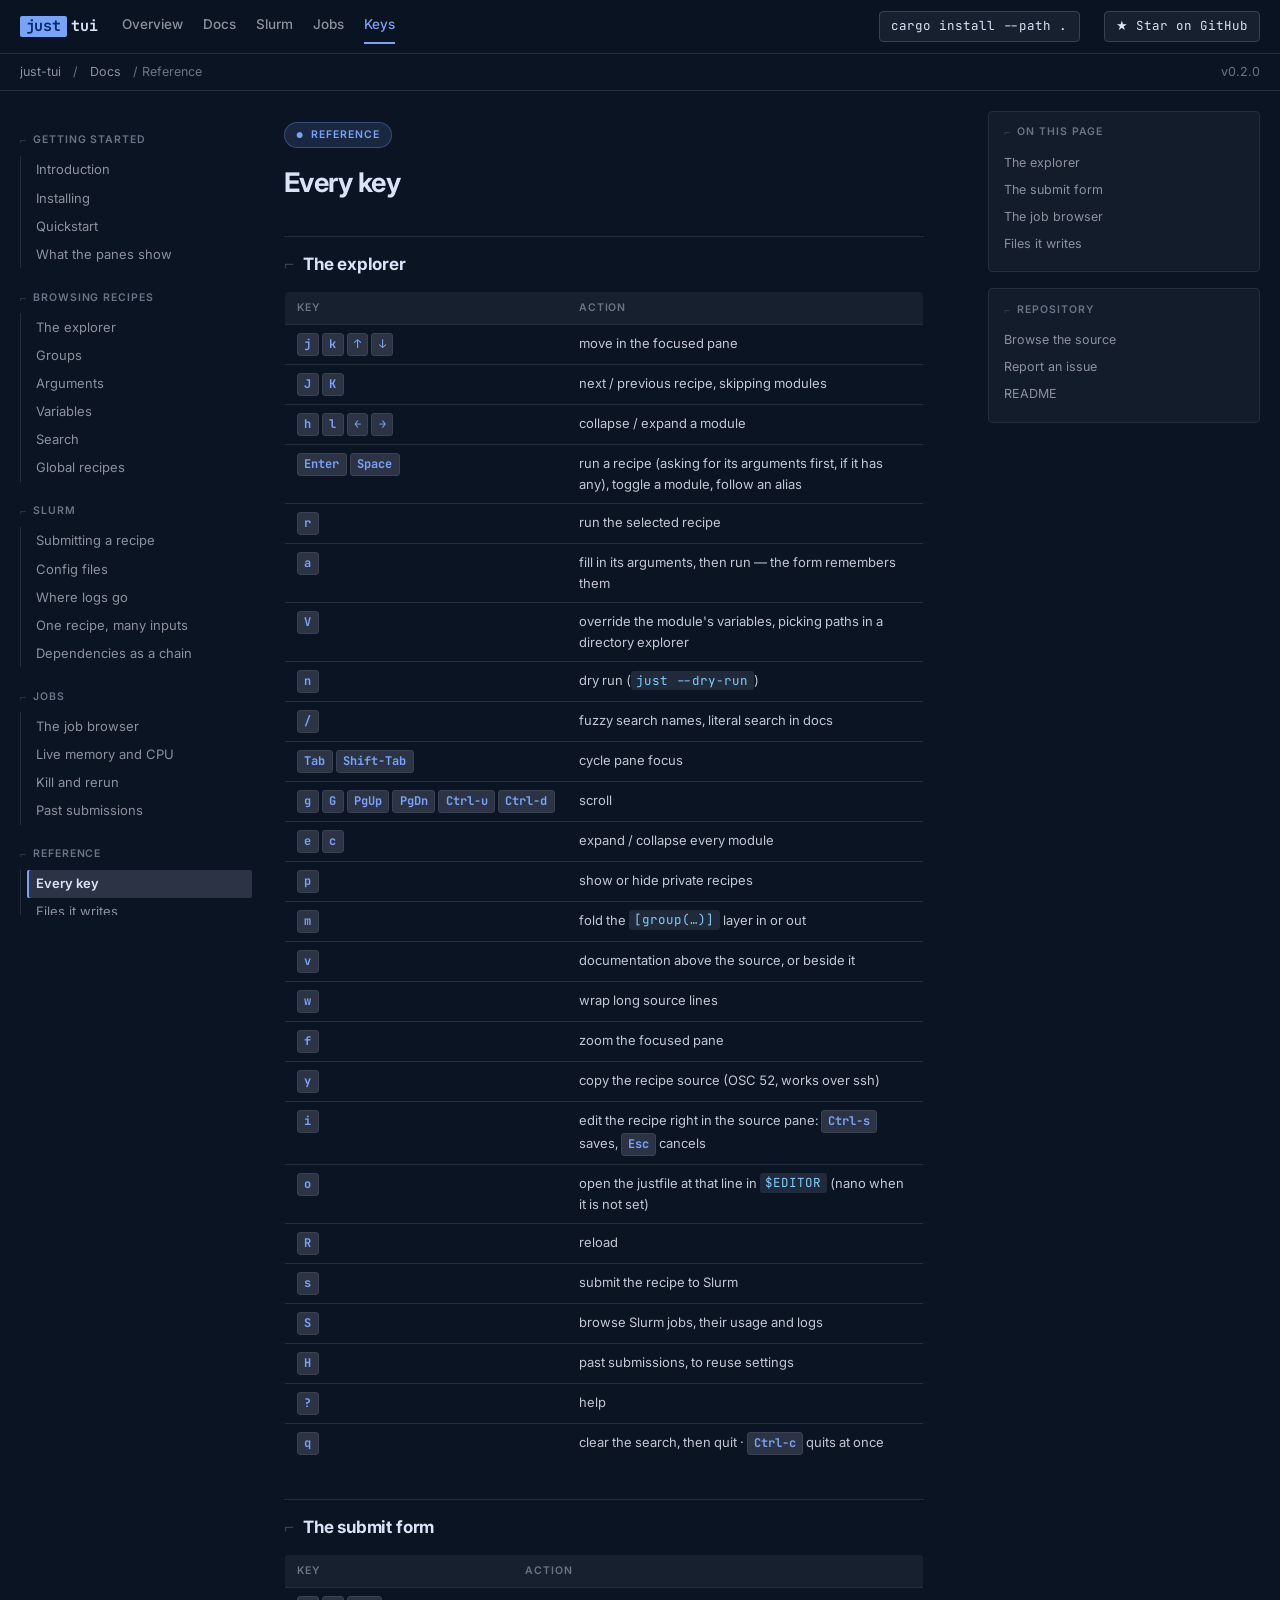
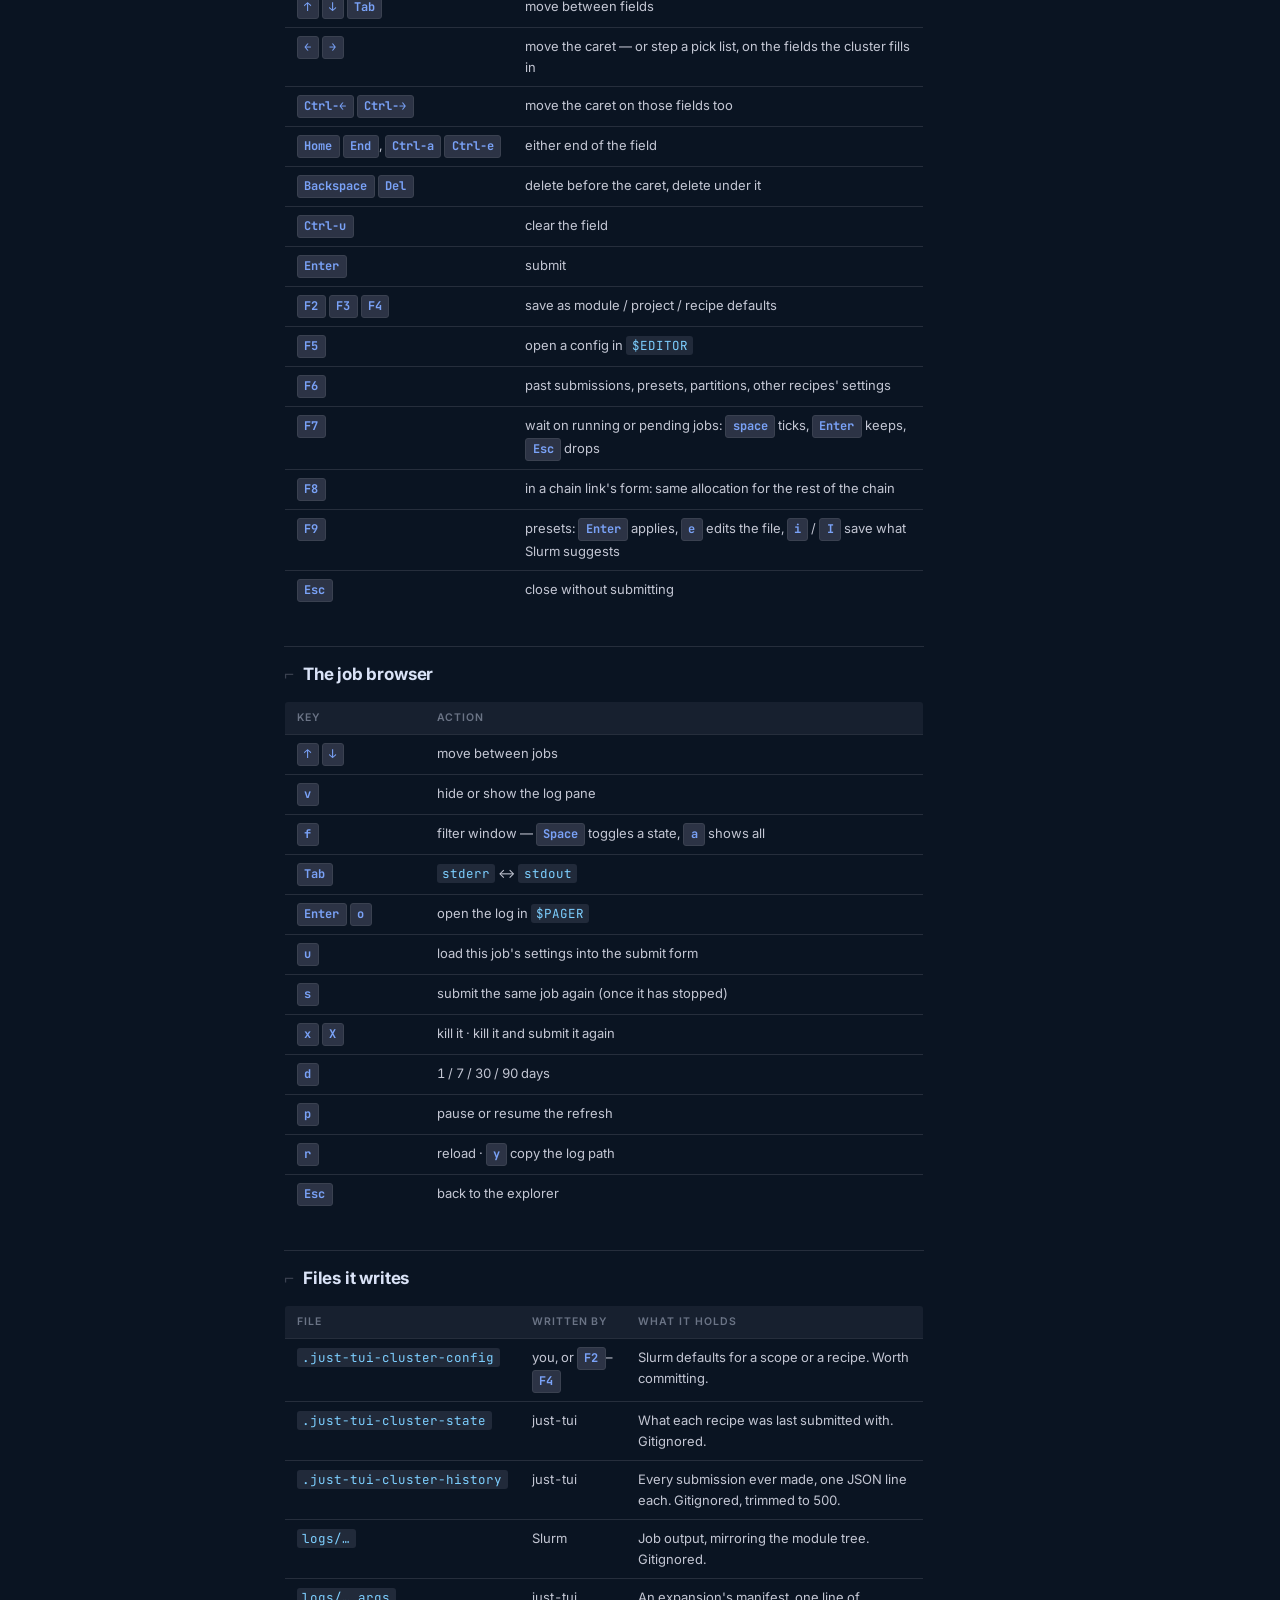
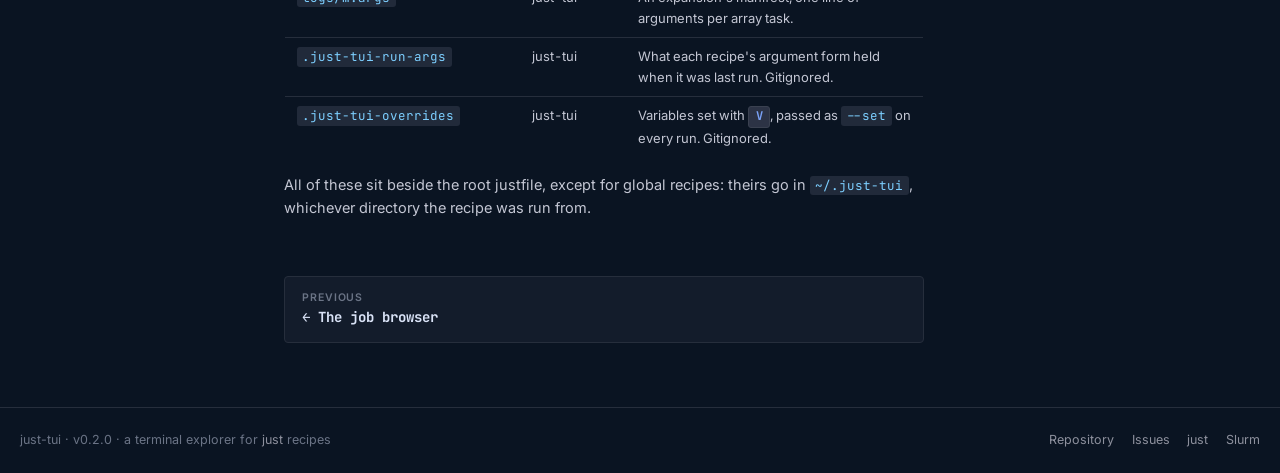
<file: docs/keys.html>
<!DOCTYPE html>
<html lang="en">
<head>
<meta charset="utf-8">
<meta name="viewport" content="width=device-width, initial-scale=1">
<title>Every key — just-tui</title>
<meta name="description" content="Every key">
<link rel="preconnect" href="https://fonts.googleapis.com">
<link rel="preconnect" href="https://fonts.gstatic.com" crossorigin>
<link href="https://fonts.googleapis.com/css2?family=Inter:wght@400;500;600;700&family=JetBrains+Mono:wght@400;700&display=swap" rel="stylesheet">
<link rel="stylesheet" href="style.css">
</head>
<body>
<header class="topbar">
  <a class="brand" href="index.html"><span class="just">just</span><span class="tui">tui</span></a>
  <nav class="topnav"><a href="index.html">Overview</a><a href="docs.html">Docs</a><a href="slurm.html">Slurm</a><a href="jobs.html">Jobs</a><a href="keys.html" aria-current="page">Keys</a></nav>
  <span class="spacer"></span>
  <a class="btn install" href="docs.html#install">cargo install --path .</a>
  <a class="btn" href="https://github.com/4less/just-tui">★ Star on GitHub</a>
</header>

<div class="crumbbar">
  <a href="index.html">just-tui</a> / <a href="docs.html">Docs</a> / Reference
  <span class="spacer"></span>
  <span>v0.2.0</span>
</div>

<div class="shell">
  <aside class="sidebar"><p class="sidebar-label">All pages</p><h2>Getting started</h2><ul><li><a href="docs.html">Introduction</a></li><li><a href="docs.html#install">Installing</a></li><li><a href="docs.html#quickstart">Quickstart</a></li><li><a href="docs.html#panes">What the panes show</a></li></ul><h2>Browsing recipes</h2><ul><li><a href="recipes.html">The explorer</a></li><li><a href="recipes.html#groups">Groups</a></li><li><a href="recipes.html#arguments">Arguments</a></li><li><a href="recipes.html#variables">Variables</a></li><li><a href="recipes.html#search">Search</a></li><li><a href="recipes.html#global">Global recipes</a></li></ul><h2>Slurm</h2><ul><li><a href="slurm.html">Submitting a recipe</a></li><li><a href="slurm.html#config">Config files</a></li><li><a href="slurm.html#logs">Where logs go</a></li><li><a href="slurm.html#batch">One recipe, many inputs</a></li><li><a href="slurm.html#chain">Dependencies as a chain</a></li></ul><h2>Jobs</h2><ul><li><a href="jobs.html">The job browser</a></li><li><a href="jobs.html#usage">Live memory and CPU</a></li><li><a href="jobs.html#actions">Kill and rerun</a></li><li><a href="jobs.html#history">Past submissions</a></li></ul><h2>Reference</h2><ul><li><a href="keys.html" aria-current="page">Every key</a></li><li><a href="keys.html#files">Files it writes</a></li></ul></aside>
  <main>
    <p class="badge">Reference</p>
    
<h1>Every key</h1>

<h2 id="explorer">The explorer</h2>
<table>
<tr><th>Key</th><th>Action</th></tr>
<tr><td><kbd>j</kbd> <kbd>k</kbd> <kbd>↑</kbd> <kbd>↓</kbd></td><td>move in the focused pane</td></tr>
<tr><td><kbd>J</kbd> <kbd>K</kbd></td><td>next / previous recipe, skipping modules</td></tr>
<tr><td><kbd>h</kbd> <kbd>l</kbd> <kbd>←</kbd> <kbd>→</kbd></td><td>collapse / expand a module</td></tr>
<tr><td><kbd>Enter</kbd> <kbd>Space</kbd></td><td>run a recipe (asking for its arguments first, if it has any), toggle a module, follow an alias</td></tr>
<tr><td><kbd>r</kbd></td><td>run the selected recipe</td></tr>
<tr><td><kbd>a</kbd></td><td>fill in its arguments, then run — the form remembers them</td></tr>
<tr><td><kbd>V</kbd></td><td>override the module's variables, picking paths in a directory explorer</td></tr>
<tr><td><kbd>n</kbd></td><td>dry run (<code>just --dry-run</code>)</td></tr>
<tr><td><kbd>/</kbd></td><td>fuzzy search names, literal search in docs</td></tr>
<tr><td><kbd>Tab</kbd> <kbd>Shift-Tab</kbd></td><td>cycle pane focus</td></tr>
<tr><td><kbd>g</kbd> <kbd>G</kbd> <kbd>PgUp</kbd> <kbd>PgDn</kbd> <kbd>Ctrl-u</kbd> <kbd>Ctrl-d</kbd></td><td>scroll</td></tr>
<tr><td><kbd>e</kbd> <kbd>c</kbd></td><td>expand / collapse every module</td></tr>
<tr><td><kbd>p</kbd></td><td>show or hide private recipes</td></tr>
<tr><td><kbd>m</kbd></td><td>fold the <code>[group(…)]</code> layer in or out</td></tr>
<tr><td><kbd>v</kbd></td><td>documentation above the source, or beside it</td></tr>
<tr><td><kbd>w</kbd></td><td>wrap long source lines</td></tr>
<tr><td><kbd>f</kbd></td><td>zoom the focused pane</td></tr>
<tr><td><kbd>y</kbd></td><td>copy the recipe source (OSC 52, works over ssh)</td></tr>
<tr><td><kbd>i</kbd></td><td>edit the recipe right in the source pane: <kbd>Ctrl-s</kbd> saves, <kbd>Esc</kbd> cancels</td></tr>
<tr><td><kbd>o</kbd></td><td>open the justfile at that line in <code>$EDITOR</code> (nano when it is not set)</td></tr>
<tr><td><kbd>R</kbd></td><td>reload</td></tr>
<tr><td><kbd>s</kbd></td><td>submit the recipe to Slurm</td></tr>
<tr><td><kbd>S</kbd></td><td>browse Slurm jobs, their usage and logs</td></tr>
<tr><td><kbd>H</kbd></td><td>past submissions, to reuse settings</td></tr>
<tr><td><kbd>?</kbd></td><td>help</td></tr>
<tr><td><kbd>q</kbd></td><td>clear the search, then quit · <kbd>Ctrl-c</kbd> quits at once</td></tr>
</table>

<h2 id="form">The submit form</h2>
<table>
<tr><th>Key</th><th>Action</th></tr>
<tr><td><kbd>↑</kbd> <kbd>↓</kbd> <kbd>Tab</kbd></td><td>move between fields</td></tr>
<tr><td><kbd>←</kbd> <kbd>→</kbd></td><td>move the caret — or step a pick list, on the fields the cluster fills in</td></tr>
<tr><td><kbd>Ctrl-←</kbd> <kbd>Ctrl-→</kbd></td><td>move the caret on those fields too</td></tr>
<tr><td><kbd>Home</kbd> <kbd>End</kbd>, <kbd>Ctrl-a</kbd> <kbd>Ctrl-e</kbd></td><td>either end of the field</td></tr>
<tr><td><kbd>Backspace</kbd> <kbd>Del</kbd></td><td>delete before the caret, delete under it</td></tr>
<tr><td><kbd>Ctrl-u</kbd></td><td>clear the field</td></tr>
<tr><td><kbd>Enter</kbd></td><td>submit</td></tr>
<tr><td><kbd>F2</kbd> <kbd>F3</kbd> <kbd>F4</kbd></td><td>save as module / project / recipe defaults</td></tr>
<tr><td><kbd>F5</kbd></td><td>open a config in <code>$EDITOR</code></td></tr>
<tr><td><kbd>F6</kbd></td><td>past submissions, presets, partitions, other recipes' settings</td></tr>
<tr><td><kbd>F7</kbd></td><td>wait on running or pending jobs: <kbd>space</kbd> ticks, <kbd>Enter</kbd> keeps, <kbd>Esc</kbd> drops</td></tr>
<tr><td><kbd>F8</kbd></td><td>in a chain link's form: same allocation for the rest of the chain</td></tr>
<tr><td><kbd>F9</kbd></td><td>presets: <kbd>Enter</kbd> applies, <kbd>e</kbd> edits the file, <kbd>i</kbd> / <kbd>I</kbd> save what Slurm suggests</td></tr>
<tr><td><kbd>Esc</kbd></td><td>close without submitting</td></tr>
</table>

<h2 id="browser">The job browser</h2>
<table>
<tr><th>Key</th><th>Action</th></tr>
<tr><td><kbd>↑</kbd> <kbd>↓</kbd></td><td>move between jobs</td></tr>
<tr><td><kbd>v</kbd></td><td>hide or show the log pane</td></tr>
<tr><td><kbd>f</kbd></td><td>filter window — <kbd>Space</kbd> toggles a state, <kbd>a</kbd> shows all</td></tr>
<tr><td><kbd>Tab</kbd></td><td><code>stderr</code> ↔ <code>stdout</code></td></tr>
<tr><td><kbd>Enter</kbd> <kbd>o</kbd></td><td>open the log in <code>$PAGER</code></td></tr>
<tr><td><kbd>u</kbd></td><td>load this job's settings into the submit form</td></tr>
<tr><td><kbd>s</kbd></td><td>submit the same job again (once it has stopped)</td></tr>
<tr><td><kbd>x</kbd> <kbd>X</kbd></td><td>kill it · kill it and submit it again</td></tr>
<tr><td><kbd>d</kbd></td><td>1 / 7 / 30 / 90 days</td></tr>
<tr><td><kbd>p</kbd></td><td>pause or resume the refresh</td></tr>
<tr><td><kbd>r</kbd></td><td>reload · <kbd>y</kbd> copy the log path</td></tr>
<tr><td><kbd>Esc</kbd></td><td>back to the explorer</td></tr>
</table>

<h2 id="files">Files it writes</h2>
<table>
<tr><th>File</th><th>Written by</th><th>What it holds</th></tr>
<tr><td><code>.just-tui-cluster-config</code></td><td>you, or <kbd>F2</kbd>–<kbd>F4</kbd></td><td>Slurm defaults for a scope or a recipe. Worth committing.</td></tr>
<tr><td><code>.just-tui-cluster-state</code></td><td>just-tui</td><td>What each recipe was last submitted with. Gitignored.</td></tr>
<tr><td><code>.just-tui-cluster-history</code></td><td>just-tui</td><td>Every submission ever made, one JSON line each. Gitignored, trimmed to 500.</td></tr>
<tr><td><code>logs/…</code></td><td>Slurm</td><td>Job output, mirroring the module tree. Gitignored.</td></tr>
<tr><td><code>logs/….args</code></td><td>just-tui</td><td>An expansion's manifest, one line of arguments per array task.</td></tr>
<tr><td><code>.just-tui-run-args</code></td><td>just-tui</td><td>What each recipe's argument form held when it was last run. Gitignored.</td></tr>
<tr><td><code>.just-tui-overrides</code></td><td>just-tui</td><td>Variables set with <kbd>V</kbd>, passed as <code>--set</code> on every run. Gitignored.</td></tr>
</table>
<p>All of these sit beside the root justfile, except for global recipes: theirs go in
<code>~/.just-tui</code>, whichever directory the recipe was run from.</p>

    <nav class="pager"><a href="jobs.html"><span>Previous</span>← The job browser</a></nav>
  </main>
  <aside class="rail">
    <div class="box"><h2>On this page</h2><ul><li><a href="#explorer">The explorer</a></li><li><a href="#form">The submit form</a></li><li><a href="#browser">The job browser</a></li><li><a href="#files">Files it writes</a></li></ul></div>
    <div class="box"><h2>Repository</h2><ul>
      <li><a href="https://github.com/4less/just-tui">Browse the source</a></li>
      <li><a href="https://github.com/4less/just-tui/issues">Report an issue</a></li>
      <li><a href="https://github.com/4less/just-tui/blob/main/README.md">README</a></li>
    </ul></div>
  </aside>
</div>

<details class="quicknav">
  <summary><span class="bars">☰</span> Contents</summary>
  <nav><h2>Getting started</h2><ul><li><a href="docs.html">Introduction</a></li><li><a href="docs.html#install">Installing</a></li><li><a href="docs.html#quickstart">Quickstart</a></li><li><a href="docs.html#panes">What the panes show</a></li></ul><h2>Browsing recipes</h2><ul><li><a href="recipes.html">The explorer</a></li><li><a href="recipes.html#groups">Groups</a></li><li><a href="recipes.html#arguments">Arguments</a></li><li><a href="recipes.html#variables">Variables</a></li><li><a href="recipes.html#search">Search</a></li><li><a href="recipes.html#global">Global recipes</a></li></ul><h2>Slurm</h2><ul><li><a href="slurm.html">Submitting a recipe</a></li><li><a href="slurm.html#config">Config files</a></li><li><a href="slurm.html#logs">Where logs go</a></li><li><a href="slurm.html#batch">One recipe, many inputs</a></li><li><a href="slurm.html#chain">Dependencies as a chain</a></li></ul><h2>Jobs</h2><ul><li><a href="jobs.html">The job browser</a></li><li><a href="jobs.html#usage">Live memory and CPU</a></li><li><a href="jobs.html#actions">Kill and rerun</a></li><li><a href="jobs.html#history">Past submissions</a></li></ul><h2>Reference</h2><ul><li><a href="keys.html" aria-current="page">Every key</a></li><li><a href="keys.html#files">Files it writes</a></li></ul></nav>
</details>

<footer><div class="inner">
  <span>just-tui · v0.2.0 · a terminal explorer for <a href="https://github.com/casey/just">just</a> recipes</span>
  <span class="links"><a href="https://github.com/4less/just-tui">Repository</a><a href="https://github.com/4less/just-tui/issues">Issues</a><a href="https://github.com/casey/just">just</a><a href="https://slurm.schedmd.com/">Slurm</a></span>
</div></footer>
</body>
</html>
</file>
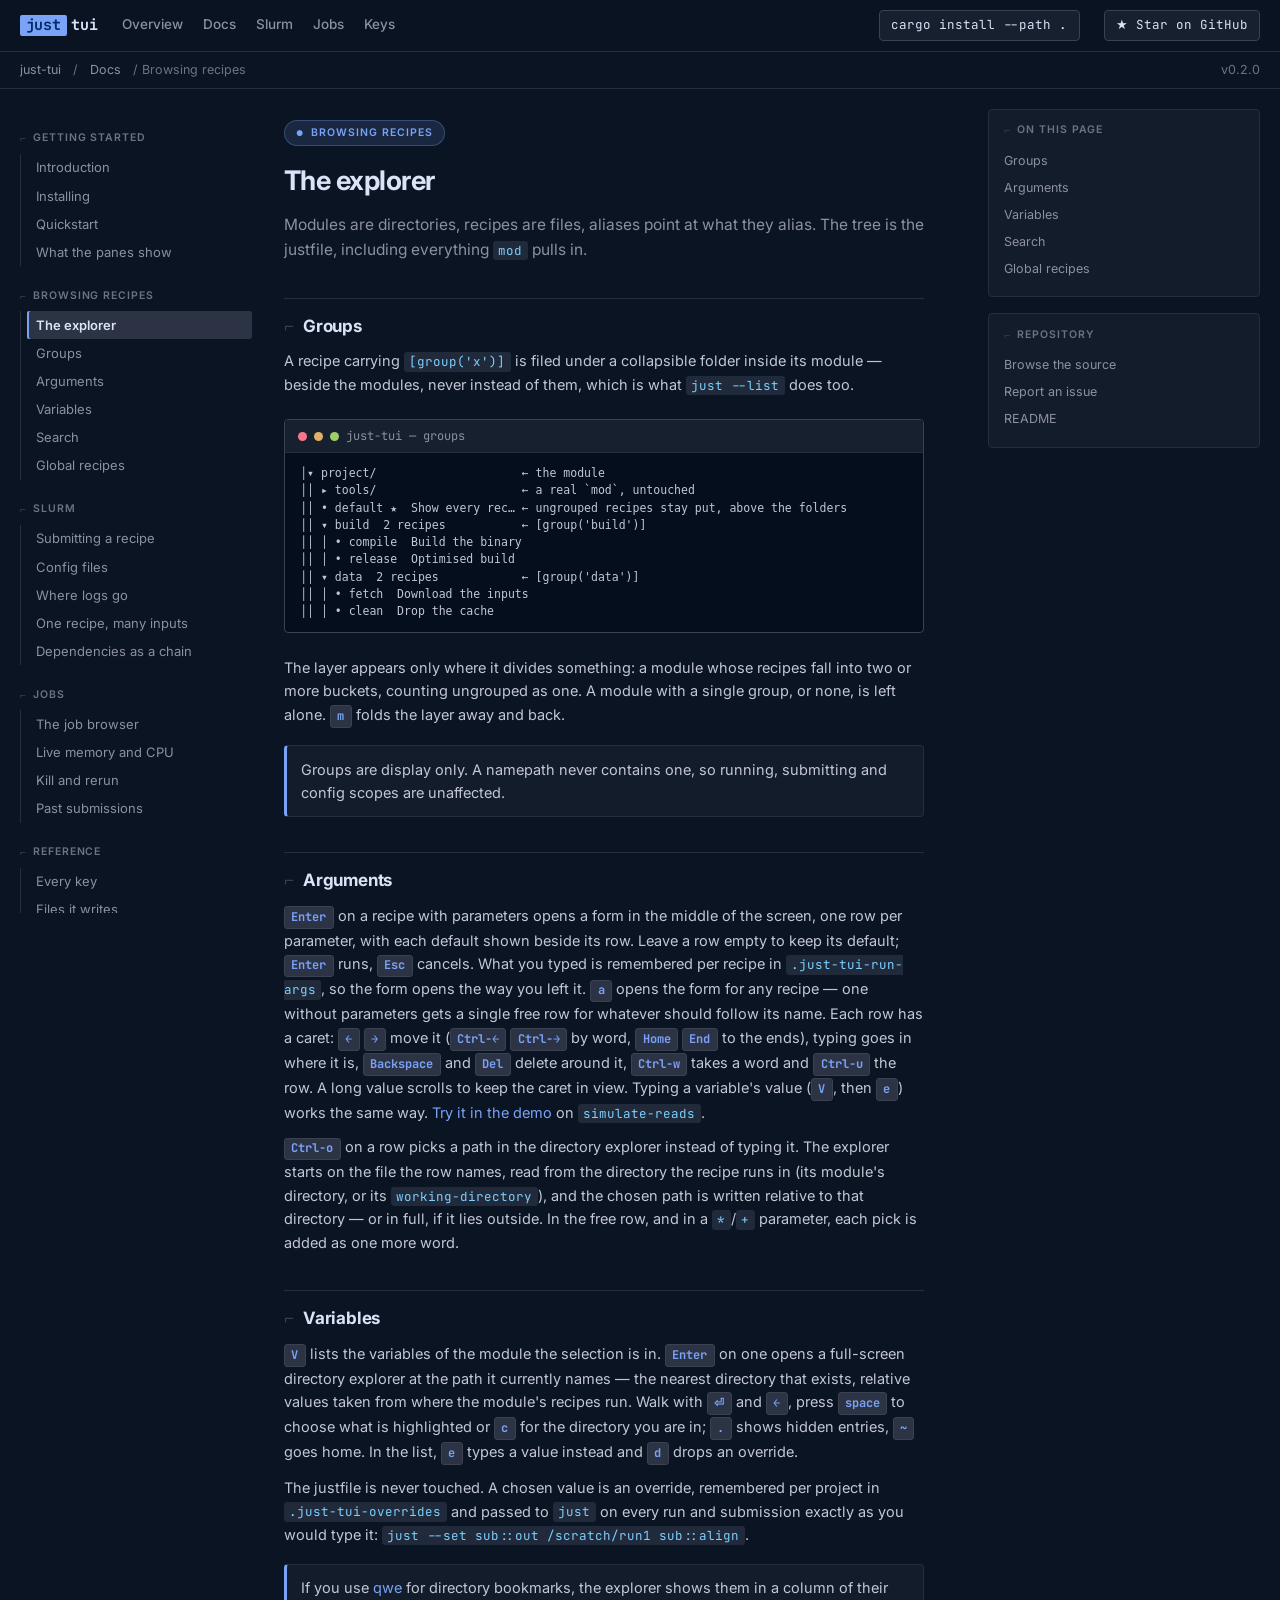
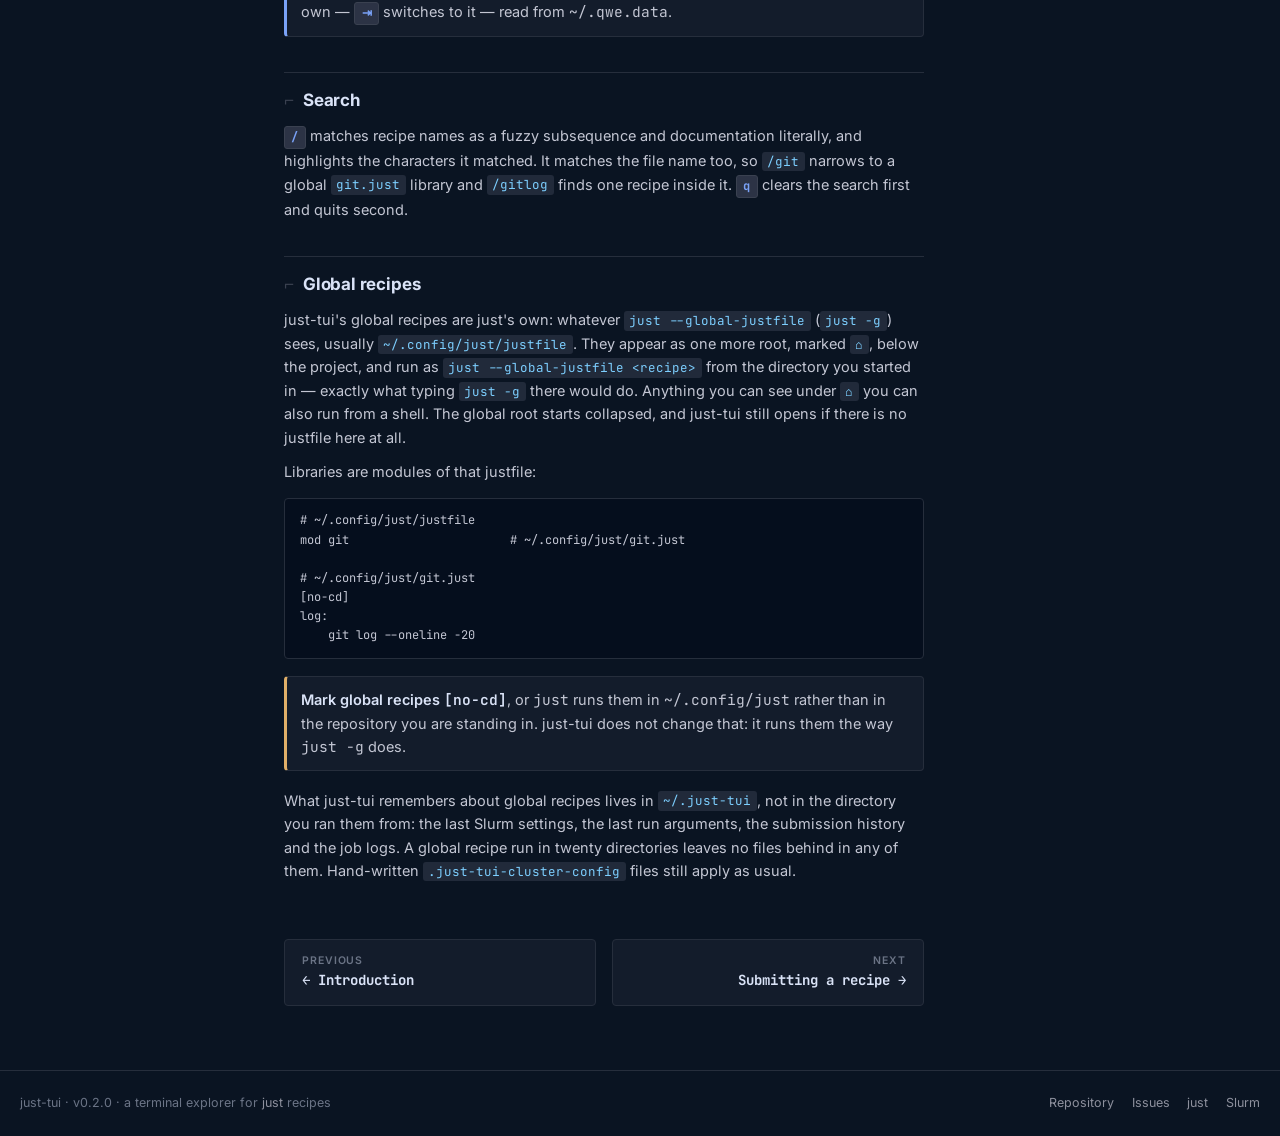
<file: docs/recipes.html>
<!DOCTYPE html>
<html lang="en">
<head>
<meta charset="utf-8">
<meta name="viewport" content="width=device-width, initial-scale=1">
<title>The explorer — just-tui</title>
<meta name="description" content="The explorer">
<link rel="preconnect" href="https://fonts.googleapis.com">
<link rel="preconnect" href="https://fonts.gstatic.com" crossorigin>
<link href="https://fonts.googleapis.com/css2?family=Inter:wght@400;500;600;700&family=JetBrains+Mono:wght@400;700&display=swap" rel="stylesheet">
<link rel="stylesheet" href="style.css">
</head>
<body>
<header class="topbar">
  <a class="brand" href="index.html"><span class="just">just</span><span class="tui">tui</span></a>
  <nav class="topnav"><a href="index.html">Overview</a><a href="docs.html">Docs</a><a href="slurm.html">Slurm</a><a href="jobs.html">Jobs</a><a href="keys.html">Keys</a></nav>
  <span class="spacer"></span>
  <a class="btn install" href="docs.html#install">cargo install --path .</a>
  <a class="btn" href="https://github.com/4less/just-tui">★ Star on GitHub</a>
</header>

<div class="crumbbar">
  <a href="index.html">just-tui</a> / <a href="docs.html">Docs</a> / Browsing recipes
  <span class="spacer"></span>
  <span>v0.2.0</span>
</div>

<div class="shell">
  <aside class="sidebar"><p class="sidebar-label">All pages</p><h2>Getting started</h2><ul><li><a href="docs.html">Introduction</a></li><li><a href="docs.html#install">Installing</a></li><li><a href="docs.html#quickstart">Quickstart</a></li><li><a href="docs.html#panes">What the panes show</a></li></ul><h2>Browsing recipes</h2><ul><li><a href="recipes.html" aria-current="page">The explorer</a></li><li><a href="recipes.html#groups">Groups</a></li><li><a href="recipes.html#arguments">Arguments</a></li><li><a href="recipes.html#variables">Variables</a></li><li><a href="recipes.html#search">Search</a></li><li><a href="recipes.html#global">Global recipes</a></li></ul><h2>Slurm</h2><ul><li><a href="slurm.html">Submitting a recipe</a></li><li><a href="slurm.html#config">Config files</a></li><li><a href="slurm.html#logs">Where logs go</a></li><li><a href="slurm.html#batch">One recipe, many inputs</a></li><li><a href="slurm.html#chain">Dependencies as a chain</a></li></ul><h2>Jobs</h2><ul><li><a href="jobs.html">The job browser</a></li><li><a href="jobs.html#usage">Live memory and CPU</a></li><li><a href="jobs.html#actions">Kill and rerun</a></li><li><a href="jobs.html#history">Past submissions</a></li></ul><h2>Reference</h2><ul><li><a href="keys.html">Every key</a></li><li><a href="keys.html#files">Files it writes</a></li></ul></aside>
  <main>
    <p class="badge">Browsing recipes</p>
    
<h1>The explorer</h1>

<p class="lead">Modules are directories, recipes are files, aliases point at what they alias. The
tree is the justfile, including everything <code>mod</code> pulls in.</p>

<h2 id="groups">Groups</h2>

<p>A recipe carrying <code>[group('x')]</code> is filed under a collapsible folder inside its
module — beside the modules, never instead of them, which is what <code>just --list</code> does
too.</p>

<div class="term"><div class="chrome"><span class="dot" style="background:#f7768e"></span><span class="dot" style="background:#e0af68"></span><span class="dot" style="background:#9ece6a"></span><span>just-tui — groups</span></div><pre><code>│▾ project/                     ← the module
││ ▸ tools/                     ← a real `mod`, untouched
││ • default ★  Show every rec… ← ungrouped recipes stay put, above the folders
││ ▾ build  2 recipes           ← [group(&#x27;build&#x27;)]
││ │ • compile  Build the binary
││ │ • release  Optimised build
││ ▾ data  2 recipes            ← [group(&#x27;data&#x27;)]
││ │ • fetch  Download the inputs
││ │ • clean  Drop the cache</code></pre></div>

<p>The layer appears only where it divides something: a module whose recipes fall into two or more
buckets, counting ungrouped as one. A module with a single group, or none, is left alone.
<kbd>m</kbd> folds the layer away and back.</p>

<div class="note">
Groups are display only. A namepath never contains one, so running, submitting and config scopes
are unaffected.
</div>

<h2 id="arguments">Arguments</h2>

<p><kbd>Enter</kbd> on a recipe with parameters opens a form in the middle of the screen, one row
per parameter, with each default shown beside its row. Leave a row empty to keep its default;
<kbd>Enter</kbd> runs, <kbd>Esc</kbd> cancels. What you typed is remembered per recipe in
<code>.just-tui-run-args</code>, so the form opens the way you left it. <kbd>a</kbd> opens the form
for any recipe — one without parameters gets a single free row for whatever should follow its
name. Each row has a caret: <kbd>←</kbd> <kbd>→</kbd> move it (<kbd>Ctrl-←</kbd>
<kbd>Ctrl-→</kbd> by word, <kbd>Home</kbd> <kbd>End</kbd> to the ends), typing goes in where it
is, <kbd>Backspace</kbd> and <kbd>Del</kbd> delete around it, <kbd>Ctrl-w</kbd> takes a word and
<kbd>Ctrl-u</kbd> the row. A long value scrolls to keep the caret in view. Typing a variable's
value (<kbd>V</kbd>, then <kbd>e</kbd>) works the same way.
<a href="demo/">Try it in the demo</a> on <code>simulate-reads</code>.</p>

<p><kbd>Ctrl-o</kbd> on a row picks a path in the directory explorer instead of typing it. The
explorer starts on the file the row names, read from the directory the recipe runs in (its
module's directory, or its <code>working-directory</code>), and the chosen path is written
relative to that directory — or in full, if it lies outside. In the free row, and in a
<code>*</code>/<code>+</code> parameter, each pick is added as one more word.</p>

<h2 id="variables">Variables</h2>

<p><kbd>V</kbd> lists the variables of the module the selection is in. <kbd>Enter</kbd> on one opens
a full-screen directory explorer at the path it currently names — the nearest directory that
exists, relative values taken from where the module's recipes run. Walk with <kbd>⏎</kbd> and
<kbd>←</kbd>, press <kbd>space</kbd> to choose what is highlighted or <kbd>c</kbd> for the directory
you are in; <kbd>.</kbd> shows hidden entries, <kbd>~</kbd> goes home. In the list, <kbd>e</kbd>
types a value instead and <kbd>d</kbd> drops an override.</p>

<p>The justfile is never touched. A chosen value is an override, remembered per project in
<code>.just-tui-overrides</code> and passed to <code>just</code> on every run and submission exactly
as you would type it: <code>just --set sub::out /scratch/run1 sub::align</code>.</p>

<div class="note">
If you use <a href="https://github.com/olafurw/qwe">qwe</a> for directory bookmarks, the explorer
shows them in a column of their own — <kbd>⇥</kbd> switches to it — read from
<code>~/.qwe.data</code>.
</div>

<h2 id="search">Search</h2>

<p><kbd>/</kbd> matches recipe names as a fuzzy subsequence and documentation literally, and
highlights the characters it matched. It matches the file name too, so <code>/git</code> narrows to
a global <code>git.just</code> library and <code>/gitlog</code> finds one recipe inside it.
<kbd>q</kbd> clears the search first and quits second.</p>

<h2 id="global">Global recipes</h2>

<p>just-tui's global recipes are just's own: whatever <code>just --global-justfile</code>
(<code>just -g</code>) sees, usually <code>~/.config/just/justfile</code>. They appear as one more
root, marked <code>⌂</code>, below the project, and run as <code>just --global-justfile
&lt;recipe&gt;</code> from the directory you started in — exactly what typing <code>just -g</code>
there would do. Anything you can see under <code>⌂</code> you can also run from a shell. The global
root starts collapsed, and just-tui still opens if there is no justfile here at all.</p>

<p>Libraries are modules of that justfile:</p>

<pre><code># ~/.config/just/justfile
mod git                       # ~/.config/just/git.just

# ~/.config/just/git.just
[no-cd]
log:
    git log --oneline -20</code></pre>

<div class="note warn">
<strong>Mark global recipes <code>[no-cd]</code></strong>, or <code>just</code> runs them in
<code>~/.config/just</code> rather than in the repository you are standing in. just-tui does not
change that: it runs them the way <code>just -g</code> does.
</div>

<p>What just-tui remembers about global recipes lives in <code>~/.just-tui</code>, not in the
directory you ran them from: the last Slurm settings, the last run arguments, the submission
history and the job logs. A global recipe run in twenty directories leaves no files behind in
any of them. Hand-written <code>.just-tui-cluster-config</code> files still apply as usual.</p>

    <nav class="pager"><a href="docs.html"><span>Previous</span>← Introduction</a><a class="next" href="slurm.html"><span>Next</span>Submitting a recipe →</a></nav>
  </main>
  <aside class="rail">
    <div class="box"><h2>On this page</h2><ul><li><a href="#groups">Groups</a></li><li><a href="#arguments">Arguments</a></li><li><a href="#variables">Variables</a></li><li><a href="#search">Search</a></li><li><a href="#global">Global recipes</a></li></ul></div>
    <div class="box"><h2>Repository</h2><ul>
      <li><a href="https://github.com/4less/just-tui">Browse the source</a></li>
      <li><a href="https://github.com/4less/just-tui/issues">Report an issue</a></li>
      <li><a href="https://github.com/4less/just-tui/blob/main/README.md">README</a></li>
    </ul></div>
  </aside>
</div>

<details class="quicknav">
  <summary><span class="bars">☰</span> Contents</summary>
  <nav><h2>Getting started</h2><ul><li><a href="docs.html">Introduction</a></li><li><a href="docs.html#install">Installing</a></li><li><a href="docs.html#quickstart">Quickstart</a></li><li><a href="docs.html#panes">What the panes show</a></li></ul><h2>Browsing recipes</h2><ul><li><a href="recipes.html" aria-current="page">The explorer</a></li><li><a href="recipes.html#groups">Groups</a></li><li><a href="recipes.html#arguments">Arguments</a></li><li><a href="recipes.html#variables">Variables</a></li><li><a href="recipes.html#search">Search</a></li><li><a href="recipes.html#global">Global recipes</a></li></ul><h2>Slurm</h2><ul><li><a href="slurm.html">Submitting a recipe</a></li><li><a href="slurm.html#config">Config files</a></li><li><a href="slurm.html#logs">Where logs go</a></li><li><a href="slurm.html#batch">One recipe, many inputs</a></li><li><a href="slurm.html#chain">Dependencies as a chain</a></li></ul><h2>Jobs</h2><ul><li><a href="jobs.html">The job browser</a></li><li><a href="jobs.html#usage">Live memory and CPU</a></li><li><a href="jobs.html#actions">Kill and rerun</a></li><li><a href="jobs.html#history">Past submissions</a></li></ul><h2>Reference</h2><ul><li><a href="keys.html">Every key</a></li><li><a href="keys.html#files">Files it writes</a></li></ul></nav>
</details>

<footer><div class="inner">
  <span>just-tui · v0.2.0 · a terminal explorer for <a href="https://github.com/casey/just">just</a> recipes</span>
  <span class="links"><a href="https://github.com/4less/just-tui">Repository</a><a href="https://github.com/4less/just-tui/issues">Issues</a><a href="https://github.com/casey/just">just</a><a href="https://slurm.schedmd.com/">Slurm</a></span>
</div></footer>
</body>
</html>
</file>
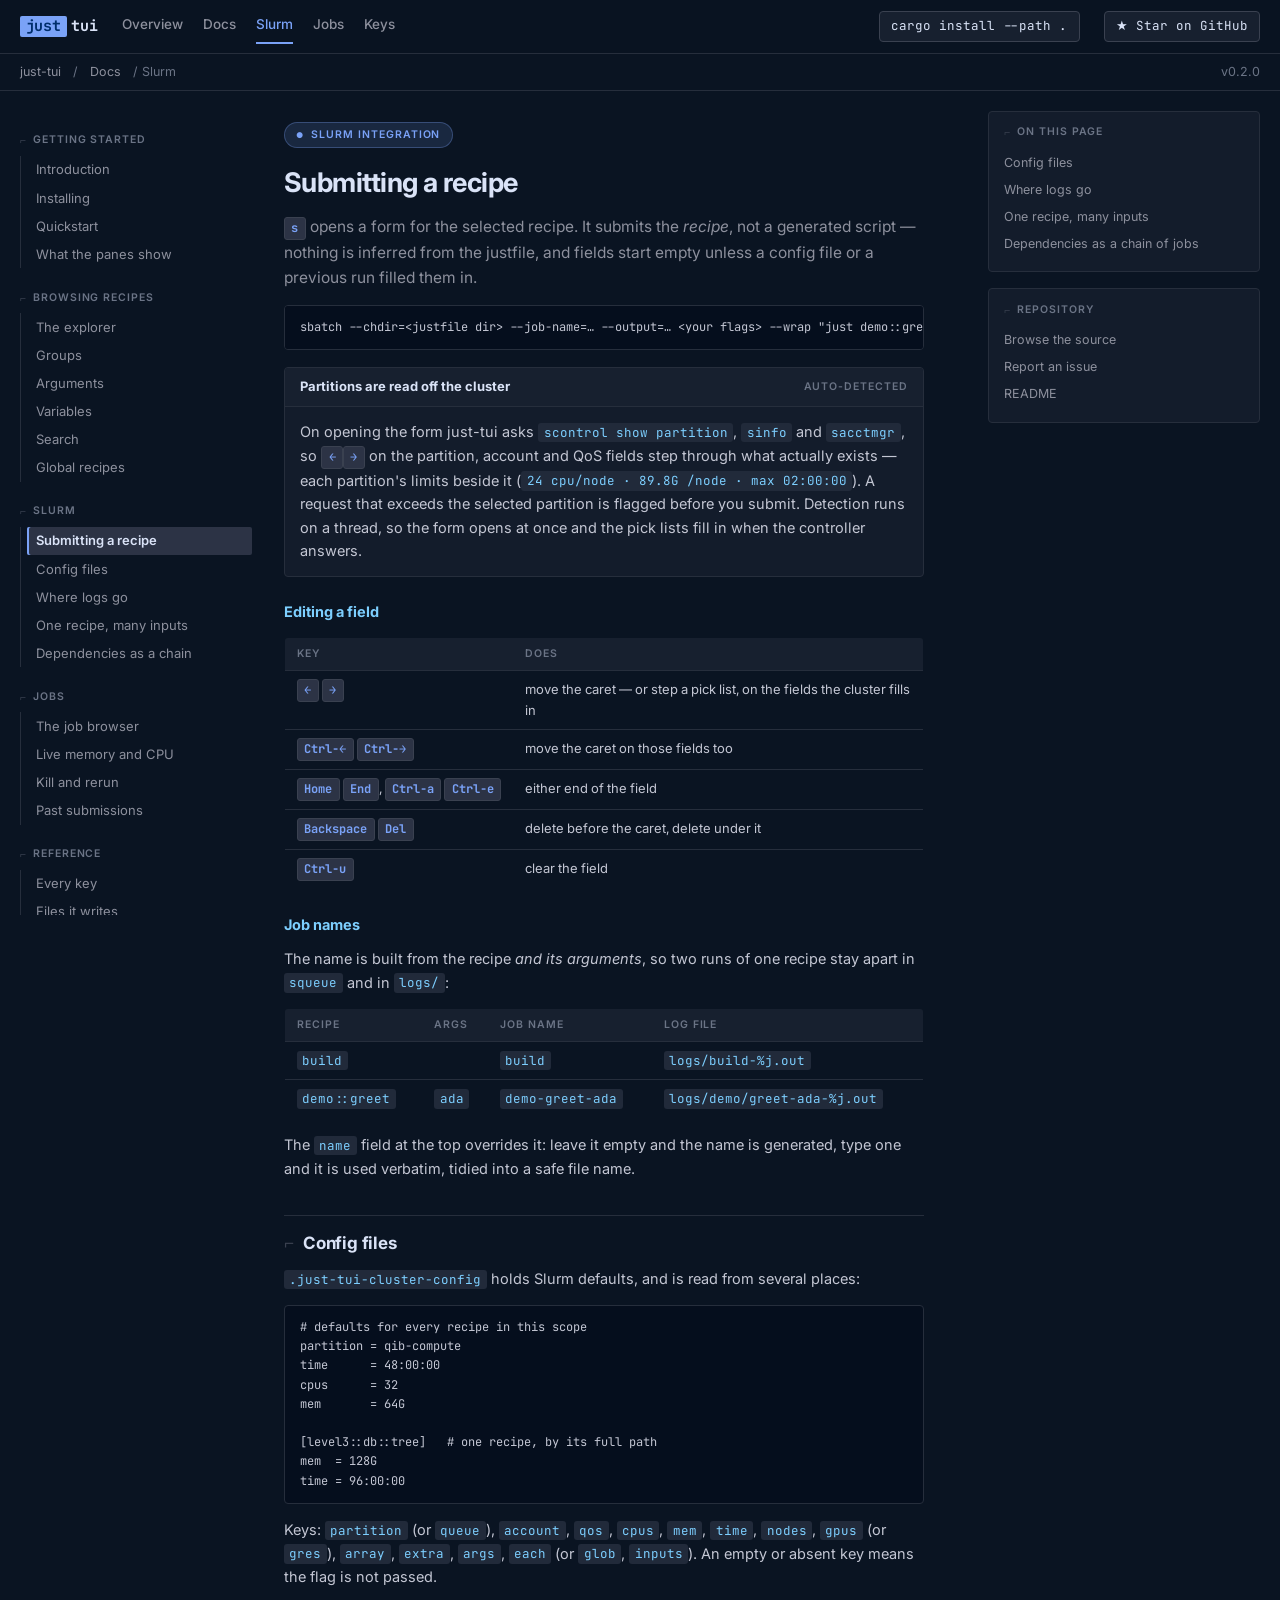
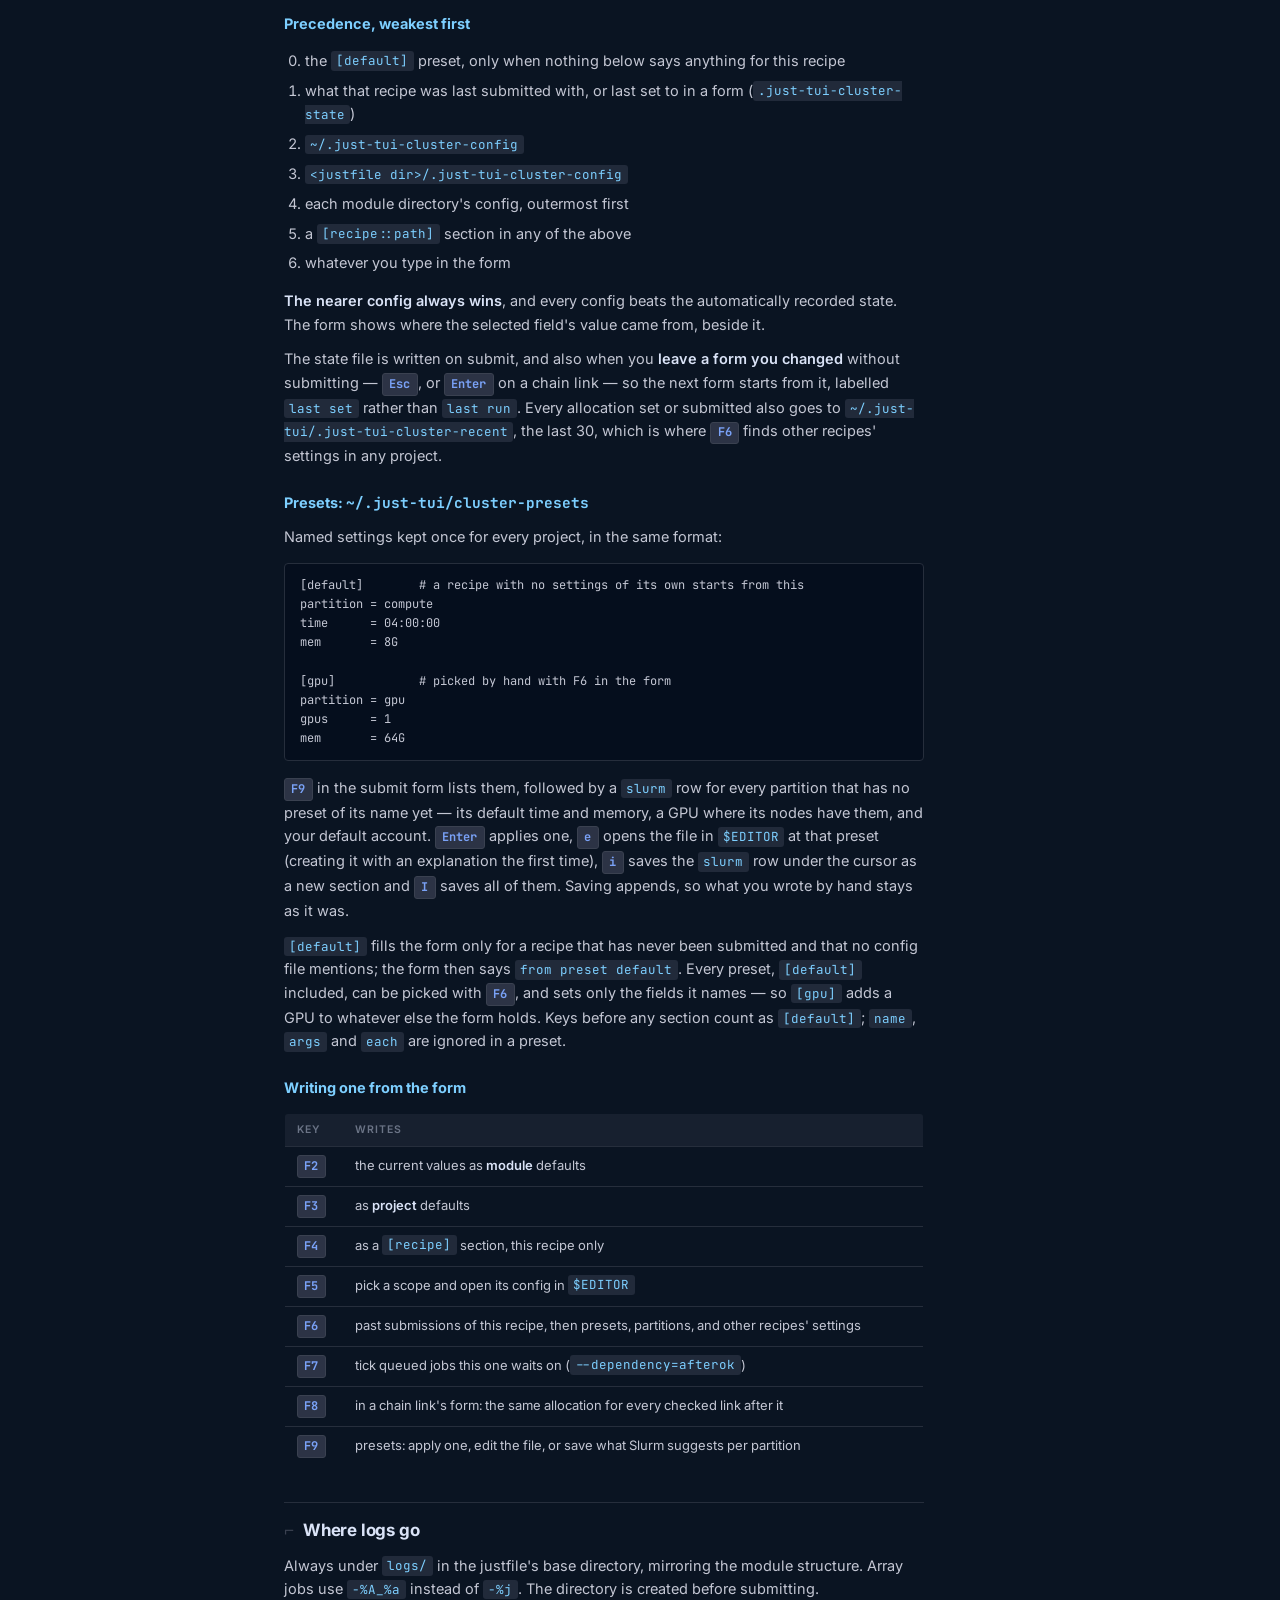
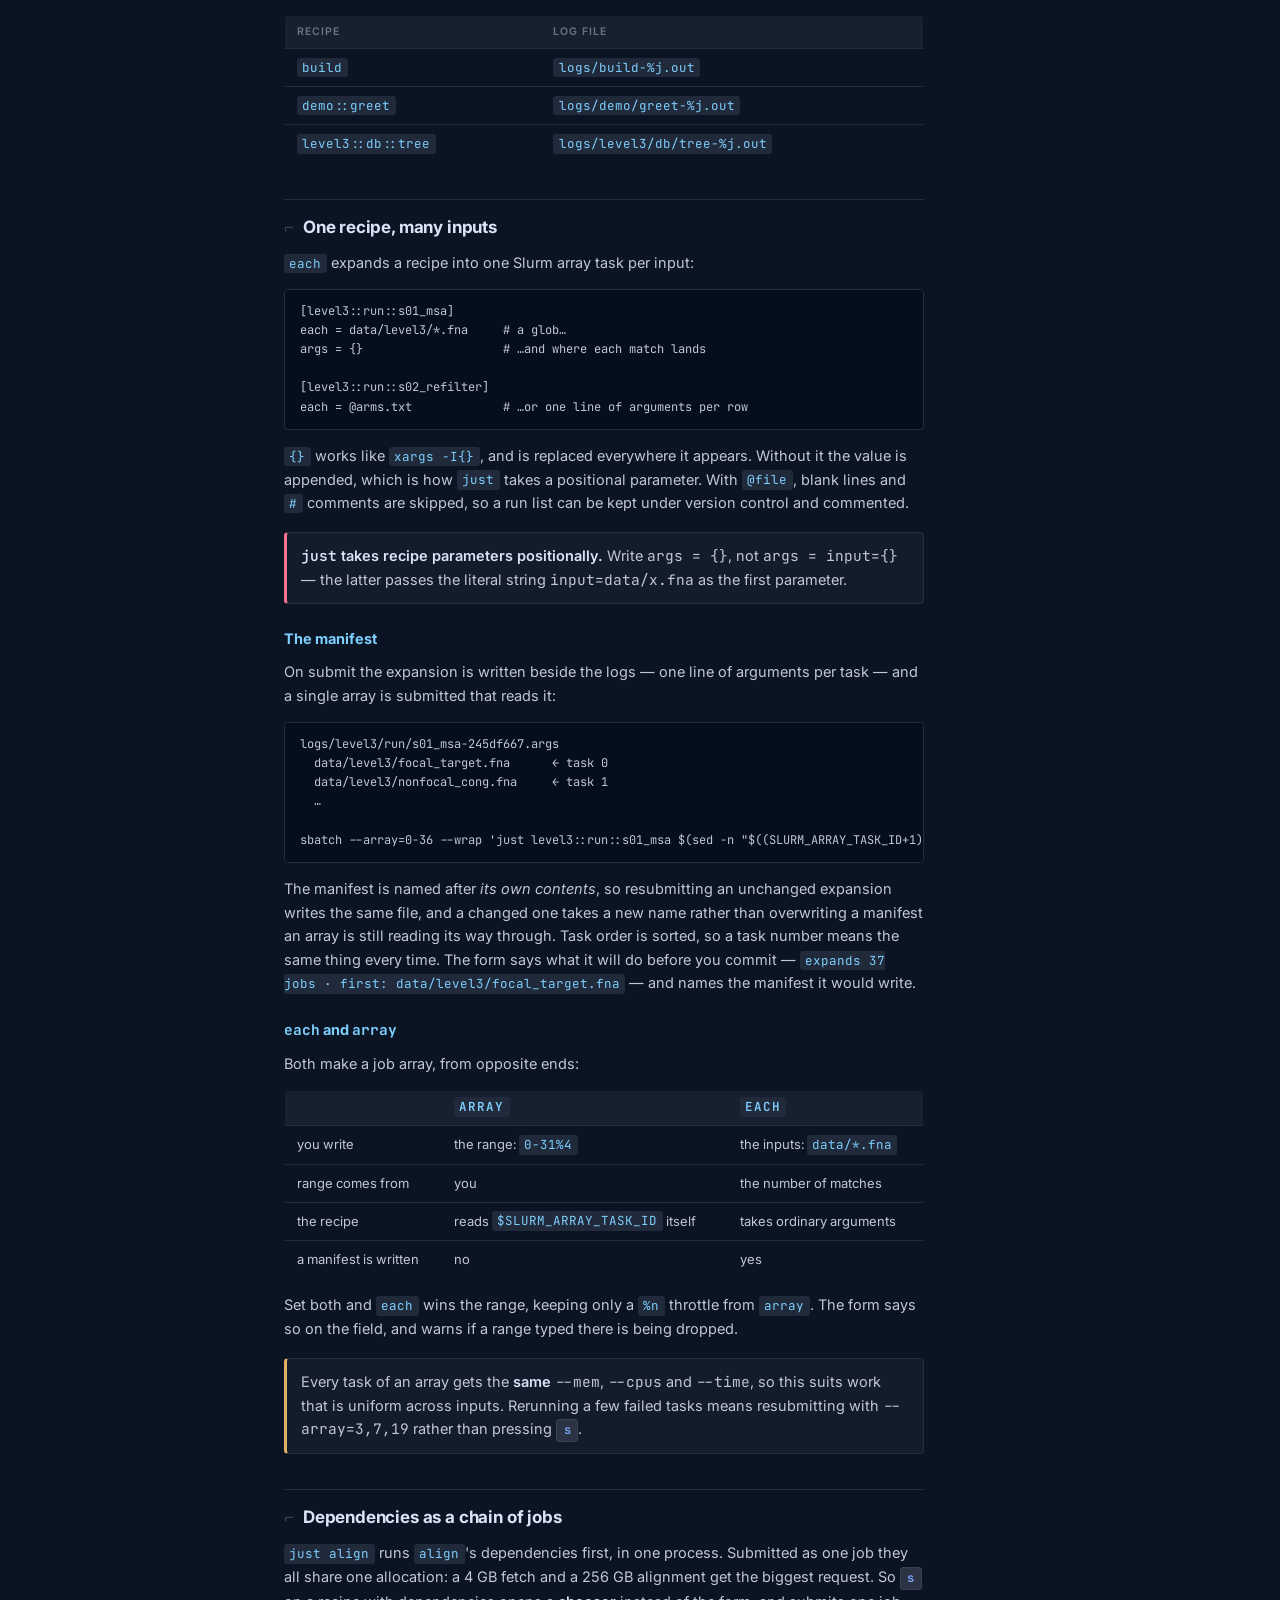
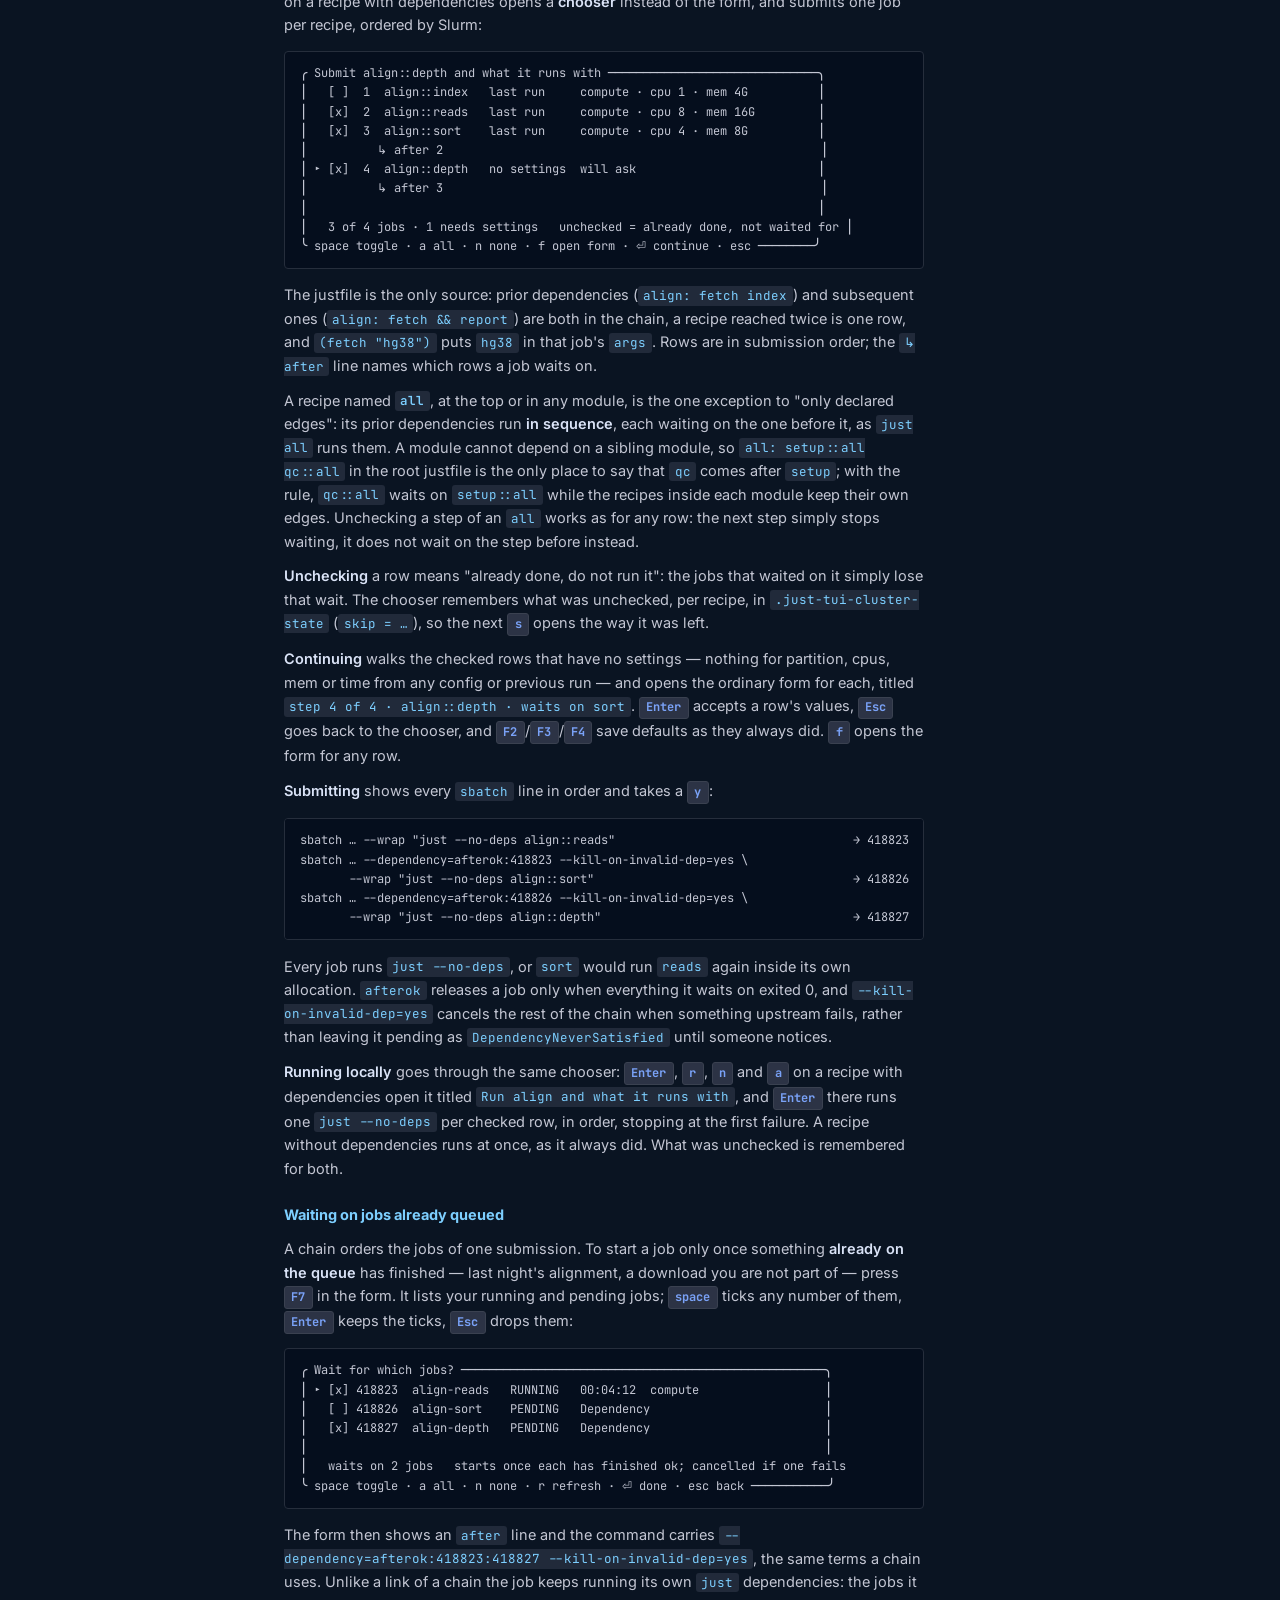
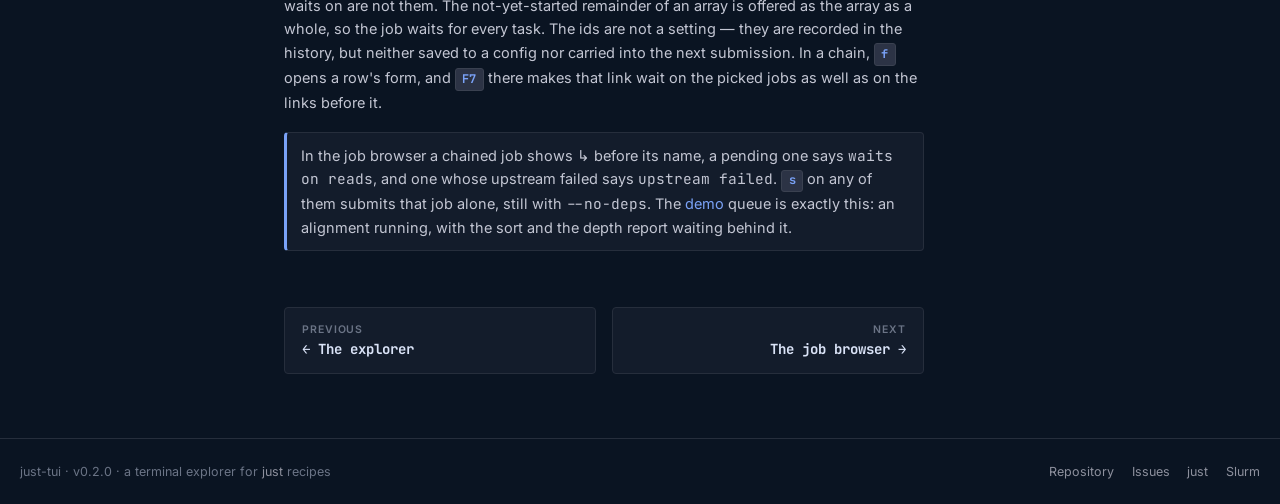
<file: docs/slurm.html>
<!DOCTYPE html>
<html lang="en">
<head>
<meta charset="utf-8">
<meta name="viewport" content="width=device-width, initial-scale=1">
<title>Submitting a recipe — just-tui</title>
<meta name="description" content="Submitting a recipe">
<link rel="preconnect" href="https://fonts.googleapis.com">
<link rel="preconnect" href="https://fonts.gstatic.com" crossorigin>
<link href="https://fonts.googleapis.com/css2?family=Inter:wght@400;500;600;700&family=JetBrains+Mono:wght@400;700&display=swap" rel="stylesheet">
<link rel="stylesheet" href="style.css">
</head>
<body>
<header class="topbar">
  <a class="brand" href="index.html"><span class="just">just</span><span class="tui">tui</span></a>
  <nav class="topnav"><a href="index.html">Overview</a><a href="docs.html">Docs</a><a href="slurm.html" aria-current="page">Slurm</a><a href="jobs.html">Jobs</a><a href="keys.html">Keys</a></nav>
  <span class="spacer"></span>
  <a class="btn install" href="docs.html#install">cargo install --path .</a>
  <a class="btn" href="https://github.com/4less/just-tui">★ Star on GitHub</a>
</header>

<div class="crumbbar">
  <a href="index.html">just-tui</a> / <a href="docs.html">Docs</a> / Slurm
  <span class="spacer"></span>
  <span>v0.2.0</span>
</div>

<div class="shell">
  <aside class="sidebar"><p class="sidebar-label">All pages</p><h2>Getting started</h2><ul><li><a href="docs.html">Introduction</a></li><li><a href="docs.html#install">Installing</a></li><li><a href="docs.html#quickstart">Quickstart</a></li><li><a href="docs.html#panes">What the panes show</a></li></ul><h2>Browsing recipes</h2><ul><li><a href="recipes.html">The explorer</a></li><li><a href="recipes.html#groups">Groups</a></li><li><a href="recipes.html#arguments">Arguments</a></li><li><a href="recipes.html#variables">Variables</a></li><li><a href="recipes.html#search">Search</a></li><li><a href="recipes.html#global">Global recipes</a></li></ul><h2>Slurm</h2><ul><li><a href="slurm.html" aria-current="page">Submitting a recipe</a></li><li><a href="slurm.html#config">Config files</a></li><li><a href="slurm.html#logs">Where logs go</a></li><li><a href="slurm.html#batch">One recipe, many inputs</a></li><li><a href="slurm.html#chain">Dependencies as a chain</a></li></ul><h2>Jobs</h2><ul><li><a href="jobs.html">The job browser</a></li><li><a href="jobs.html#usage">Live memory and CPU</a></li><li><a href="jobs.html#actions">Kill and rerun</a></li><li><a href="jobs.html#history">Past submissions</a></li></ul><h2>Reference</h2><ul><li><a href="keys.html">Every key</a></li><li><a href="keys.html#files">Files it writes</a></li></ul></aside>
  <main>
    <p class="badge">Slurm integration</p>
    
<h1>Submitting a recipe</h1>

<p class="lead"><kbd>s</kbd> opens a form for the selected recipe. It submits the <em>recipe</em>,
not a generated script — nothing is inferred from the justfile, and fields start empty unless a
config file or a previous run filled them in.</p>

<pre><code>sbatch --chdir=&lt;justfile dir&gt; --job-name=… --output=… &lt;your flags&gt; --wrap &quot;just demo::greet&quot;</code></pre>

<div class="panel"><header><b>Partitions are read off the cluster</b><span class="tag">auto-detected</span></header><div class="body">
<p>On opening the form just-tui asks <code>scontrol show partition</code>, <code>sinfo</code> and
<code>sacctmgr</code>, so <kbd>←</kbd><kbd>→</kbd> on the partition, account and QoS fields step
through what actually exists — each partition's limits beside it
(<code>24 cpu/node · 89.8G /node · max 02:00:00</code>). A request that exceeds the selected
partition is flagged before you submit. Detection runs on a thread, so the form opens at once and
the pick lists fill in when the controller answers.</p>
</div></div>

<h3>Editing a field</h3>

<table>
<tr><th>Key</th><th>Does</th></tr>
<tr><td><kbd>←</kbd> <kbd>→</kbd></td><td>move the caret — or step a pick list, on the fields the cluster fills in</td></tr>
<tr><td><kbd>Ctrl-←</kbd> <kbd>Ctrl-→</kbd></td><td>move the caret on those fields too</td></tr>
<tr><td><kbd>Home</kbd> <kbd>End</kbd>, <kbd>Ctrl-a</kbd> <kbd>Ctrl-e</kbd></td><td>either end of the field</td></tr>
<tr><td><kbd>Backspace</kbd> <kbd>Del</kbd></td><td>delete before the caret, delete under it</td></tr>
<tr><td><kbd>Ctrl-u</kbd></td><td>clear the field</td></tr>
</table>

<h3>Job names</h3>

<p>The name is built from the recipe <em>and its arguments</em>, so two runs of one recipe stay
apart in <code>squeue</code> and in <code>logs/</code>:</p>

<table>
<tr><th>Recipe</th><th>Args</th><th>Job name</th><th>Log file</th></tr>
<tr><td><code>build</code></td><td></td><td><code>build</code></td><td><code>logs/build-%j.out</code></td></tr>
<tr><td><code>demo::greet</code></td><td><code>ada</code></td><td><code>demo-greet-ada</code></td><td><code>logs/demo/greet-ada-%j.out</code></td></tr>
</table>

<p>The <code>name</code> field at the top overrides it: leave it empty and the name is generated,
type one and it is used verbatim, tidied into a safe file name.</p>

<h2 id="config">Config files</h2>

<p><code>.just-tui-cluster-config</code> holds Slurm defaults, and is read from several places:</p>

<pre><code># defaults for every recipe in this scope
partition = qib-compute
time      = 48:00:00
cpus      = 32
mem       = 64G

[level3::db::tree]   # one recipe, by its full path
mem  = 128G
time = 96:00:00</code></pre>

<p>Keys: <code>partition</code> (or <code>queue</code>), <code>account</code>, <code>qos</code>,
<code>cpus</code>, <code>mem</code>, <code>time</code>, <code>nodes</code>, <code>gpus</code> (or
<code>gres</code>), <code>array</code>, <code>extra</code>, <code>args</code>, <code>each</code>
(or <code>glob</code>, <code>inputs</code>). An empty or absent key means the flag is not passed.</p>

<h3>Precedence, weakest first</h3>

<ol class="prose" start="0">
<li>the <code>[default]</code> preset, only when nothing below says anything for this recipe</li>
<li>what that recipe was last submitted with, or last set to in a form (<code>.just-tui-cluster-state</code>)</li>
<li><code>~/.just-tui-cluster-config</code></li>
<li><code>&lt;justfile dir&gt;/.just-tui-cluster-config</code></li>
<li>each module directory's config, outermost first</li>
<li>a <code>[recipe::path]</code> section in any of the above</li>
<li>whatever you type in the form</li>
</ol>

<p><strong>The nearer config always wins</strong>, and every config beats the automatically
recorded state. The form shows where the selected field's value came from, beside it.</p>

<p>The state file is written on submit, and also when you <strong>leave a form you changed</strong>
without submitting — <kbd>Esc</kbd>, or <kbd>Enter</kbd> on a chain link — so the next form starts
from it, labelled <code>last set</code> rather than <code>last run</code>. Every allocation set or
submitted also goes to <code>~/.just-tui/.just-tui-cluster-recent</code>, the last 30, which is where
<kbd>F6</kbd> finds other recipes' settings in any project.</p>

<h3 id="presets">Presets: <code>~/.just-tui/cluster-presets</code></h3>

<p>Named settings kept once for every project, in the same format:</p>

<pre><code>[default]        # a recipe with no settings of its own starts from this
partition = compute
time      = 04:00:00
mem       = 8G

[gpu]            # picked by hand with F6 in the form
partition = gpu
gpus      = 1
mem       = 64G</code></pre>

<p><kbd>F9</kbd> in the submit form lists them, followed by a <code>slurm</code> row for every
partition that has no preset of its name yet — its default time and memory, a GPU where its nodes
have them, and your default account. <kbd>Enter</kbd> applies one, <kbd>e</kbd> opens the file in
<code>$EDITOR</code> at that preset (creating it with an explanation the first time), <kbd>i</kbd>
saves the <code>slurm</code> row under the cursor as a new section and <kbd>I</kbd> saves all of them.
Saving appends, so what you wrote by hand stays as it was.</p>

<p><code>[default]</code> fills the form only for a recipe that has never been submitted and that no
config file mentions; the form then says <code>from preset default</code>. Every preset,
<code>[default]</code> included, can be picked with <kbd>F6</kbd>, and sets only the fields it
names — so <code>[gpu]</code> adds a GPU to whatever else the form holds. Keys before any section
count as <code>[default]</code>; <code>name</code>, <code>args</code> and <code>each</code> are
ignored in a preset.</p>

<h3>Writing one from the form</h3>

<table>
<tr><th>Key</th><th>Writes</th></tr>
<tr><td><kbd>F2</kbd></td><td>the current values as <strong>module</strong> defaults</td></tr>
<tr><td><kbd>F3</kbd></td><td>as <strong>project</strong> defaults</td></tr>
<tr><td><kbd>F4</kbd></td><td>as a <code>[recipe]</code> section, this recipe only</td></tr>
<tr><td><kbd>F5</kbd></td><td>pick a scope and open its config in <code>$EDITOR</code></td></tr>
<tr><td><kbd>F6</kbd></td><td>past submissions of this recipe, then presets, partitions, and other recipes' settings</td></tr>
<tr><td><kbd>F7</kbd></td><td>tick queued jobs this one waits on (<code>--dependency=afterok</code>)</td></tr>
<tr><td><kbd>F8</kbd></td><td>in a chain link's form: the same allocation for every checked link after it</td></tr>
<tr><td><kbd>F9</kbd></td><td>presets: apply one, edit the file, or save what Slurm suggests per partition</td></tr>
</table>

<h2 id="logs">Where logs go</h2>

<p>Always under <code>logs/</code> in the justfile's base directory, mirroring the module structure.
Array jobs use <code>-%A_%a</code> instead of <code>-%j</code>. The directory is created before
submitting.</p>

<table>
<tr><th>Recipe</th><th>Log file</th></tr>
<tr><td><code>build</code></td><td><code>logs/build-%j.out</code></td></tr>
<tr><td><code>demo::greet</code></td><td><code>logs/demo/greet-%j.out</code></td></tr>
<tr><td><code>level3::db::tree</code></td><td><code>logs/level3/db/tree-%j.out</code></td></tr>
</table>

<h2 id="batch">One recipe, many inputs</h2>

<p><code>each</code> expands a recipe into one Slurm array task per input:</p>

<pre><code>[level3::run::s01_msa]
each = data/level3/*.fna     # a glob…
args = {}                    # …and where each match lands

[level3::run::s02_refilter]
each = @arms.txt             # …or one line of arguments per row</code></pre>

<p><code>{}</code> works like <code>xargs -I{}</code>, and is replaced everywhere it appears.
Without it the value is appended, which is how <code>just</code> takes a positional parameter. With
<code>@file</code>, blank lines and <code>#</code> comments are skipped, so a run list can be kept
under version control and commented.</p>

<div class="note snag">
<strong><code>just</code> takes recipe parameters positionally.</strong> Write
<code>args = {}</code>, not <code>args = input={}</code> — the latter passes the literal string
<code>input=data/x.fna</code> as the first parameter.
</div>

<h3>The manifest</h3>

<p>On submit the expansion is written beside the logs — one line of arguments per task — and a
single array is submitted that reads it:</p>

<pre><code>logs/level3/run/s01_msa-245df667.args
  data/level3/focal_target.fna      ← task 0
  data/level3/nonfocal_cong.fna     ← task 1
  …

sbatch --array=0-36 --wrap &#x27;just level3::run::s01_msa $(sed -n &quot;$((SLURM_ARRAY_TASK_ID+1))p&quot; logs/…/s01_msa-245df667.args)&#x27;</code></pre>

<p>The manifest is named after <em>its own contents</em>, so resubmitting an unchanged expansion
writes the same file, and a changed one takes a new name rather than overwriting a manifest an array
is still reading its way through. Task order is sorted, so a task number means the same thing every
time. The form says what it will do before you commit — <code>expands 37 jobs · first:
data/level3/focal_target.fna</code> — and names the manifest it would write.</p>

<h3><code>each</code> and <code>array</code></h3>

<p>Both make a job array, from opposite ends:</p>

<table>
<tr><th></th><th><code>array</code></th><th><code>each</code></th></tr>
<tr><td>you write</td><td>the range: <code>0-31%4</code></td><td>the inputs: <code>data/*.fna</code></td></tr>
<tr><td>range comes from</td><td>you</td><td>the number of matches</td></tr>
<tr><td>the recipe</td><td>reads <code>$SLURM_ARRAY_TASK_ID</code> itself</td><td>takes ordinary arguments</td></tr>
<tr><td>a manifest is written</td><td>no</td><td>yes</td></tr>
</table>

<p>Set both and <code>each</code> wins the range, keeping only a <code>%n</code> throttle from
<code>array</code>. The form says so on the field, and warns if a range typed there is being
dropped.</p>

<div class="note warn">
Every task of an array gets the <strong>same</strong> <code>--mem</code>, <code>--cpus</code> and
<code>--time</code>, so this suits work that is uniform across inputs. Rerunning a few failed tasks
means resubmitting with <code>--array=3,7,19</code> rather than pressing <kbd>s</kbd>.
</div>

<h2 id="chain">Dependencies as a chain of jobs</h2>

<p><code>just align</code> runs <code>align</code>'s dependencies first, in one process. Submitted
as one job they all share one allocation: a 4&nbsp;GB fetch and a 256&nbsp;GB alignment get the
biggest request. So <kbd>s</kbd> on a recipe with dependencies opens a <strong>chooser</strong>
instead of the form, and submits one job per recipe, ordered by Slurm:</p>

<pre><code>╭ Submit align::depth and what it runs with ──────────────────────────────╮
│   [ ]  1  align::index   last run     compute · cpu 1 · mem 4G          │
│   [x]  2  align::reads   last run     compute · cpu 8 · mem 16G         │
│   [x]  3  align::sort    last run     compute · cpu 4 · mem 8G          │
│          ↳ after 2                                                      │
│ ▸ [x]  4  align::depth   no settings  will ask                          │
│          ↳ after 3                                                      │
│                                                                         │
│   3 of 4 jobs · 1 needs settings   unchecked = already done, not waited for │
╰ space toggle · a all · n none · f open form · ⏎ continue · esc ────────╯</code></pre>

<p>The justfile is the only source: prior dependencies (<code>align: fetch index</code>) and
subsequent ones (<code>align: fetch &amp;&amp; report</code>) are both in the chain, a recipe reached
twice is one row, and <code>(fetch "hg38")</code> puts <code>hg38</code> in that job's
<code>args</code>. Rows are in submission order; the <code>↳ after</code> line names which rows a job
waits on.</p>

<p>A recipe named <strong><code>all</code></strong>, at the top or in any module, is the one
exception to "only declared edges": its prior dependencies run <strong>in sequence</strong>, each
waiting on the one before it, as <code>just all</code> runs them. A module cannot depend on a
sibling module, so <code>all: setup::all qc::all</code> in the root justfile is the only place to
say that <code>qc</code> comes after <code>setup</code>; with the rule, <code>qc::all</code> waits
on <code>setup::all</code> while the recipes inside each module keep their own edges. Unchecking a
step of an <code>all</code> works as for any row: the next step simply stops waiting, it does not
wait on the step before instead.</p>

<p><strong>Unchecking</strong> a row means "already done, do not run it": the jobs that waited on it
simply lose that wait. The chooser remembers what was unchecked, per recipe, in
<code>.just-tui-cluster-state</code> (<code>skip = …</code>), so the next <kbd>s</kbd> opens the way
it was left.</p>

<p><strong>Continuing</strong> walks the checked rows that have no settings — nothing for partition,
cpus, mem or time from any config or previous run — and opens the ordinary form for each, titled
<code>step 4 of 4 · align::depth · waits on sort</code>. <kbd>Enter</kbd> accepts a row's values,
<kbd>Esc</kbd> goes back to the chooser, and <kbd>F2</kbd>/<kbd>F3</kbd>/<kbd>F4</kbd> save defaults
as they always did. <kbd>f</kbd> opens the form for any row.</p>

<p><strong>Submitting</strong> shows every <code>sbatch</code> line in order and takes a
<kbd>y</kbd>:</p>

<pre><code>sbatch … --wrap &quot;just --no-deps align::reads&quot;                                  → 418823
sbatch … --dependency=afterok:418823 --kill-on-invalid-dep=yes \
       --wrap &quot;just --no-deps align::sort&quot;                                     → 418826
sbatch … --dependency=afterok:418826 --kill-on-invalid-dep=yes \
       --wrap &quot;just --no-deps align::depth&quot;                                    → 418827</code></pre>

<p>Every job runs <code>just --no-deps</code>, or <code>sort</code> would run <code>reads</code> again
inside its own allocation. <code>afterok</code> releases a job only when everything it waits on
exited 0, and <code>--kill-on-invalid-dep=yes</code> cancels the rest of the chain when something
upstream fails, rather than leaving it pending as <code>DependencyNeverSatisfied</code> until someone
notices.</p>

<p><strong>Running locally</strong> goes through the same chooser: <kbd>Enter</kbd>,
<kbd>r</kbd>, <kbd>n</kbd> and <kbd>a</kbd> on a recipe with dependencies open it titled
<code>Run align and what it runs with</code>, and <kbd>Enter</kbd> there runs one
<code>just --no-deps</code> per checked row, in order, stopping at the first failure. A recipe
without dependencies runs at once, as it always did. What was unchecked is remembered for both.</p>

<h3 id="after">Waiting on jobs already queued</h3>

<p>A chain orders the jobs of one submission. To start a job only once something
<strong>already on the queue</strong> has finished — last night's alignment, a download you are not
part of — press <kbd>F7</kbd> in the form. It lists your running and pending jobs;
<kbd>space</kbd> ticks any number of them, <kbd>Enter</kbd> keeps the ticks, <kbd>Esc</kbd> drops
them:</p>

<pre><code>╭ Wait for which jobs? ────────────────────────────────────────────────────╮
│ ▸ [x] 418823  align-reads   RUNNING   00:04:12  compute                  │
│   [ ] 418826  align-sort    PENDING   Dependency                         │
│   [x] 418827  align-depth   PENDING   Dependency                         │
│                                                                          │
│   waits on 2 jobs   starts once each has finished ok; cancelled if one fails
╰ space toggle · a all · n none · r refresh · ⏎ done · esc back ───────────╯</code></pre>

<p>The form then shows an <code>after</code> line and the command carries
<code>--dependency=afterok:418823:418827 --kill-on-invalid-dep=yes</code>, the same terms a chain
uses. Unlike a link of a chain the job keeps running its own <code>just</code> dependencies: the
jobs it waits on are not them. The not-yet-started remainder of an array is offered as the array
as a whole, so the job waits for every task. The ids are not a setting — they are recorded in the
history, but neither saved to a config nor carried into the next submission. In a chain,
<kbd>f</kbd> opens a row's form, and <kbd>F7</kbd> there makes that link wait on the picked jobs as
well as on the links before it.</p>

<div class="note">
In the job browser a chained job shows <code>↳</code> before its name, a pending one says
<code>waits on reads</code>, and one whose upstream failed says <code>upstream failed</code>.
<kbd>s</kbd> on any of them submits that job alone, still with <code>--no-deps</code>. The
<a href="demo/">demo</a> queue is exactly this: an alignment running, with the sort and the depth
report waiting behind it.
</div>

    <nav class="pager"><a href="recipes.html"><span>Previous</span>← The explorer</a><a class="next" href="jobs.html"><span>Next</span>The job browser →</a></nav>
  </main>
  <aside class="rail">
    <div class="box"><h2>On this page</h2><ul><li><a href="#config">Config files</a></li><li><a href="#logs">Where logs go</a></li><li><a href="#batch">One recipe, many inputs</a></li><li><a href="#chain">Dependencies as a chain of jobs</a></li></ul></div>
    <div class="box"><h2>Repository</h2><ul>
      <li><a href="https://github.com/4less/just-tui">Browse the source</a></li>
      <li><a href="https://github.com/4less/just-tui/issues">Report an issue</a></li>
      <li><a href="https://github.com/4less/just-tui/blob/main/README.md">README</a></li>
    </ul></div>
  </aside>
</div>

<details class="quicknav">
  <summary><span class="bars">☰</span> Contents</summary>
  <nav><h2>Getting started</h2><ul><li><a href="docs.html">Introduction</a></li><li><a href="docs.html#install">Installing</a></li><li><a href="docs.html#quickstart">Quickstart</a></li><li><a href="docs.html#panes">What the panes show</a></li></ul><h2>Browsing recipes</h2><ul><li><a href="recipes.html">The explorer</a></li><li><a href="recipes.html#groups">Groups</a></li><li><a href="recipes.html#arguments">Arguments</a></li><li><a href="recipes.html#variables">Variables</a></li><li><a href="recipes.html#search">Search</a></li><li><a href="recipes.html#global">Global recipes</a></li></ul><h2>Slurm</h2><ul><li><a href="slurm.html" aria-current="page">Submitting a recipe</a></li><li><a href="slurm.html#config">Config files</a></li><li><a href="slurm.html#logs">Where logs go</a></li><li><a href="slurm.html#batch">One recipe, many inputs</a></li><li><a href="slurm.html#chain">Dependencies as a chain</a></li></ul><h2>Jobs</h2><ul><li><a href="jobs.html">The job browser</a></li><li><a href="jobs.html#usage">Live memory and CPU</a></li><li><a href="jobs.html#actions">Kill and rerun</a></li><li><a href="jobs.html#history">Past submissions</a></li></ul><h2>Reference</h2><ul><li><a href="keys.html">Every key</a></li><li><a href="keys.html#files">Files it writes</a></li></ul></nav>
</details>

<footer><div class="inner">
  <span>just-tui · v0.2.0 · a terminal explorer for <a href="https://github.com/casey/just">just</a> recipes</span>
  <span class="links"><a href="https://github.com/4less/just-tui">Repository</a><a href="https://github.com/4less/just-tui/issues">Issues</a><a href="https://github.com/casey/just">just</a><a href="https://slurm.schedmd.com/">Slurm</a></span>
</div></footer>
</body>
</html>
</file>
<file: docs/style.css>
/* just-tui documentation — "Obsidian Cyber-Terminal".
   Written out rather than pulled from a CDN: the site is static, and a
   runtime stylesheet would flash unstyled text on every page load.

   Monospace carries the technical layer — headings, code, terminals, key
   badges, tabular figures. Prose is set in Inter, because a paragraph of
   JetBrains Mono is a wall. */

:root {
  --canvas: #0a1422;
  --surface: #131c2b;
  --surface-high: #17202f;
  --surface-highest: #212a3a;
  --selection: #2c3345;
  --outline: #3a4150;
  --outline-soft: #262e3c;

  --fg: #dae3f7;
  --fg-body: #c3c6d3;
  --fg-dim: #8d909d;
  --fg-faint: #6b7486;

  --primary: #7aa2f7;
  --primary-soft: rgba(122, 162, 247, 0.14);
  --sky: #7dcfff;
  --recipe: #9ece6a;
  --amber: #e0af68;
  --lavender: #bb9af7;
  --gold: #ffc777;
  --coral: #f7768e;

  --mono: "JetBrains Mono", ui-monospace, SFMono-Regular, Menlo, monospace;
  /* Terminal art must come out of ONE font or the columns do not line up.
     Google Fonts serves JetBrains Mono in a latin subset that stops short of
     the box-drawing block (U+2500-257F), so ╭ ─ │ fall back to whatever the
     system offers while the letters beside them do not — and the frames skew.
     These faces all carry box drawing at the same advance width. */
  --term: ui-monospace, "DejaVu Sans Mono", "Liberation Mono", "Noto Sans Mono",
          Menlo, Consolas, "Courier New", monospace;
  --sans: Inter, ui-sans-serif, system-ui, -apple-system, sans-serif;

  --r: 4px;
  --r-sm: 2px;
  --r-lg: 8px;
}

* { box-sizing: border-box; }

::-webkit-scrollbar { width: 8px; height: 8px; }
::-webkit-scrollbar-track { background: var(--canvas); }
::-webkit-scrollbar-thumb { background: var(--selection); border-radius: 2px; }
::-webkit-scrollbar-thumb:hover { background: var(--outline); }
pre::-webkit-scrollbar-track, .term pre::-webkit-scrollbar-track { background: #050e1d; }
* { scrollbar-width: thin; scrollbar-color: var(--selection) transparent; }
html { scroll-behavior: smooth; scroll-padding-top: 6rem; }

body {
  margin: 0;
  background: var(--canvas);
  color: var(--fg-body);
  font: 400 14.5px/1.62 var(--sans);
  -webkit-font-smoothing: antialiased;
}

a { color: var(--primary); text-decoration: none; }
a:hover { text-decoration: underline; }
code, kbd, pre, .mono { font-family: var(--mono); }

/* ============================================================== top bar === */

.topbar {
  position: sticky; top: 0; z-index: 30;
  display: flex; align-items: center; gap: 1.5rem;
  padding: 0.55rem 1.25rem;
  background: rgba(10, 20, 34, 0.92);
  backdrop-filter: blur(10px);
  border-bottom: 1px solid var(--outline-soft);
}

.brand {
  display: flex; align-items: center; gap: 0.3rem;
  font: 700 15px/1 var(--mono); letter-spacing: -0.01em;
}
.brand:hover { text-decoration: none; }
.brand .just { background: var(--primary); color: #002e6b; padding: 0.2rem 0.35rem; border-radius: var(--r-sm); }
.brand .tui { color: var(--fg); }

.topnav { display: flex; gap: 1.25rem; }
.topnav a { color: var(--fg-dim); font-size: 13.5px; font-weight: 500; padding: 0.35rem 0; }
.topnav a:hover { color: var(--fg); text-decoration: none; }
.topnav a[aria-current] { color: var(--primary); border-bottom: 2px solid var(--primary); }

.topbar .spacer { flex: 1; }

.btn {
  display: inline-flex; align-items: center; gap: 0.4rem;
  padding: 0.38rem 0.7rem;
  background: var(--surface-high);
  border: 1px solid var(--outline); border-radius: var(--r);
  color: var(--fg); font: 400 12.5px/1.3 var(--mono);
  white-space: nowrap;
}
.btn:hover { border-color: var(--primary); color: var(--primary); text-decoration: none; }
.btn.solid { background: var(--primary); border-color: var(--primary); color: #002e6b; font-weight: 700; }
.btn.solid:hover { background: #9bb8ff; border-color: #9bb8ff; color: #002e6b; }

/* ================================================================ landing == */

.hero {
  border-bottom: 1px solid var(--outline-soft);
  background:
    radial-gradient(900px 380px at 50% -12%, rgba(122, 162, 247, 0.13), transparent 70%),
    var(--canvas);
  padding: 4.5rem 1.25rem 3.5rem;
  text-align: center;
}
.hero .badge { margin: 0 auto 1.5rem; }
.hero h1 {
  font: 700 clamp(26px, 4.2vw, 42px)/1.2 var(--mono);
  letter-spacing: -0.02em; color: var(--fg);
  margin: 0 auto 1.25rem; max-width: 20ch;
}
.hero h1 em { font-style: normal; color: var(--primary); }
.hero p {
  max-width: 62ch; margin: 0 auto 2rem;
  font-size: 17px; color: var(--fg-dim);
}
.hero .actions { display: flex; gap: 0.75rem; justify-content: center; flex-wrap: wrap; }

.wrap { max-width: 1160px; margin: 0 auto; padding: 0 1.25rem; }
.section { padding: 3rem 0; border-bottom: 1px solid var(--outline-soft); }
.section.tight { padding: 2rem 0; }
.section > h2 { display: block; text-align: center; margin-top: 0; border: 0; padding: 0; font-size: 22px; }
.section > h2::before { content: none; }
.section > .sub { text-align: center; color: var(--fg-dim); margin: -0.5rem auto 2.25rem; max-width: 60ch; }

/* ================================================================= shell == */

.shell {
  display: grid;
  grid-template-columns: 232px minmax(0, 1fr) 272px;
  gap: 2rem;
  max-width: 1280px; margin: 0 auto;
  padding: 1.25rem 1.25rem 4rem;
}
/* Prose stops being readable long before the column runs out. */
main > * { max-width: 640px; }
main > .term, main > table, main > pre { max-width: 640px; }

.crumbbar {
  display: flex; align-items: center; gap: 0.75rem;
  padding: 0.5rem 1.25rem;
  border-bottom: 1px solid var(--outline-soft);
  font-size: 12.5px; color: var(--fg-faint);
}
.crumbbar a { color: var(--fg-dim); }
.crumbbar .spacer { flex: 1; }

/* ------------------------------------------------------------- sidebars -- */

.sidebar, .rail { align-self: start; position: sticky; top: 4.5rem; }
.sidebar { max-height: calc(100vh - 6rem); overflow-y: auto; }

.sidebar h2, .rail h2 {
  display: flex; align-items: center; gap: 0.35rem;
  font: 600 10.5px/1.4 var(--sans);
  letter-spacing: 0.09em; text-transform: uppercase;
  color: var(--fg-faint);
  margin: 1.4rem 0 0.5rem; padding: 0; border: 0;
}
.sidebar h2::before, .rail h2::before {
  content: "⌐"; font-family: var(--mono); font-weight: 400; color: var(--outline);
}
.sidebar h2:first-child { margin-top: 0; }

.sidebar ul { list-style: none; margin: 0; padding-left: 0.45rem; border-left: 1px solid var(--outline-soft); }
.sidebar a {
  display: block; padding: 0.22rem 0.55rem; margin-left: -1px;
  color: var(--fg-dim); font-size: 13px; border-radius: var(--r-sm);
}
.sidebar a:hover { color: var(--fg); background: var(--surface); text-decoration: none; }
.sidebar a[aria-current] {
  color: var(--fg); background: var(--selection); font-weight: 600;
  box-shadow: inset 2px 0 0 var(--primary);
}

.rail .box {
  background: var(--surface); border: 1px solid var(--outline-soft);
  border-radius: var(--r); padding: 0.85rem 0.95rem; margin-bottom: 1rem;
}
.rail .box h2 { margin: 0 0 0.6rem; }
.rail ul { list-style: none; margin: 0; padding: 0; }
.rail li { margin: 0.22rem 0; }
.rail a { color: var(--fg-dim); font-size: 12.5px; }
.rail a:hover { color: var(--primary); text-decoration: none; }

/* ================================================================= prose == */

main { min-width: 0; }

.badge {
  display: inline-flex; align-items: center; justify-content: center; gap: 0.45rem;
  text-align: center;
  padding: 0.3rem 0.7rem; margin-bottom: 1.1rem;
  background: var(--primary-soft); border: 1px solid rgba(122, 162, 247, 0.3);
  border-radius: 999px;
  font: 600 10.5px/1.4 var(--sans); letter-spacing: 0.09em; text-transform: uppercase;
  color: var(--primary);
}
.badge::before { content: "●"; font-size: 8px; }

h1 {
  font: 700 27px/1.28 var(--sans); letter-spacing: -0.02em;
  color: var(--fg); margin: 0 0 0.85rem;
}
h2 {
  display: flex; align-items: baseline; gap: 0.55rem;
  font: 700 17px/1.4 var(--sans); letter-spacing: -0.01em; color: var(--fg);
  margin: 2.2rem 0 0.7rem; padding-top: 1rem;
  border-top: 1px solid var(--outline-soft);
}
/* The design marks a section with a box-drawing corner rather than a rule. */
h2::before { content: "⌐"; color: var(--outline); font-weight: 400; font-family: var(--mono); }
h2 .tag {
  margin-left: auto; font: 600 10.5px/1.6 var(--sans);
  letter-spacing: 0.09em; text-transform: uppercase; color: var(--fg-faint);
}
h3 { font: 700 14.5px/1.5 var(--sans); color: var(--sky); margin: 1.5rem 0 0.4rem; }

p { margin: 0.7rem 0; }
p.lead { font-size: 15.5px; color: var(--fg-dim); }

ul.prose, ol.prose { padding-left: 1.3rem; margin: 0.9rem 0; }
ul.prose li, ol.prose li { margin: 0.4rem 0; }

strong { color: var(--fg); font-weight: 600; }

/* ------------------------------------------------------------- elements -- */

pre {
  background: #050e1d; border: 1px solid var(--outline-soft);
  border-radius: var(--r); padding: 0.75rem 0.95rem;
  overflow-x: auto; margin: 0.9rem 0;
  font-size: 12px; line-height: 1.6;
}
pre code { color: var(--fg-body); }

p code, li code, td code, th code {
  background: var(--surface-highest); border-radius: 3px;
  padding: 0.08rem 0.34rem; font-size: 12.5px; color: var(--sky);
}

kbd {
  display: inline-block; background: var(--selection); color: var(--primary);
  border: 1px solid var(--outline); border-radius: 3px;
  padding: 0.05rem 0.4rem; font: 700 12px/1.6 var(--mono); white-space: nowrap;
}

table {
  width: 100%; border-collapse: collapse; margin: 0.9rem 0;
  font-size: 13px; font-variant-numeric: tabular-nums;
  border: 1px solid var(--outline-soft); border-radius: var(--r); overflow: hidden;
}
th, td { text-align: left; padding: 0.5rem 0.75rem; border-bottom: 1px solid var(--outline-soft); vertical-align: top; }
th {
  font: 600 10.5px/1.5 var(--sans); letter-spacing: 0.09em; text-transform: uppercase;
  color: var(--fg-faint); background: var(--surface-high);
}
tbody tr:last-child td { border-bottom: 0; }
tbody tr:hover { background: var(--surface); }
td:first-child { white-space: nowrap; }

/* A bordered block with a header strip, as the design uses for asides. */
.panel {
  border: 1px solid var(--outline-soft); border-radius: var(--r);
  background: var(--surface); margin: 1.1rem 0; overflow: hidden;
}
.panel > header {
  display: flex; align-items: center; gap: 0.5rem;
  padding: 0.55rem 0.95rem; background: var(--surface-high);
  border-bottom: 1px solid var(--outline-soft);
}
.panel > header b { font: 700 13px/1.5 var(--sans); color: var(--fg); }
.panel > header .tag {
  margin-left: auto; font: 600 10.5px/1.4 var(--sans);
  letter-spacing: 0.09em; text-transform: uppercase; color: var(--fg-faint);
}
.panel .body { padding: 0.85rem 0.95rem; }
.panel .body > :first-child { margin-top: 0; }
.panel .body > :last-child { margin-bottom: 0; }

.note {
  border: 1px solid var(--outline-soft); border-left: 3px solid var(--primary);
  background: var(--surface); border-radius: var(--r);
  padding: 0.7rem 0.9rem; margin: 1.1rem 0;
}
.note.warn { border-left-color: var(--amber); }
.note.snag { border-left-color: var(--coral); }
.note > :first-child { margin-top: 0; }
.note > :last-child { margin-bottom: 0; }

.state {
  display: inline-block; font: 600 10.5px/1.6 var(--sans);
  letter-spacing: 0.08em; padding: 0.05rem 0.45rem; border-radius: 3px;
}
.state.run { background: rgba(158, 206, 106, 0.15); color: var(--recipe); border: 1px solid rgba(158, 206, 106, 0.3); }
.state.pend { background: rgba(224, 175, 104, 0.15); color: var(--amber); border: 1px solid rgba(224, 175, 104, 0.3); }
.state.fail { background: rgba(247, 118, 142, 0.15); color: var(--coral); border: 1px solid rgba(247, 118, 142, 0.3); }

.cards { display: grid; grid-template-columns: repeat(auto-fit, minmax(250px, 1fr)); gap: 1rem; margin: 1.4rem 0; }
.card {
  background: var(--surface); border: 1px solid var(--outline-soft);
  border-radius: var(--r); padding: 1.1rem 1.15rem;
}
.card:hover { border-color: var(--outline); }
.card h3 { margin: 0 0 0.35rem; color: var(--fg); font-size: 14px; }
.card p { margin: 0; color: var(--fg-dim); font-size: 13.5px; }
.card .num {
  display: inline-block; margin-bottom: 0.6rem;
  font: 700 11px/1.6 var(--mono); color: var(--primary);
  background: var(--primary-soft); border-radius: 3px; padding: 0 0.4rem;
}

/* A screenshot of the tool, framed as a terminal window. */
.term {
  background: #050e1d; border: 1px solid var(--outline);
  border-radius: var(--r); margin: 1.4rem 0; overflow: hidden;
}
.term .chrome {
  display: flex; align-items: center; gap: 0.45rem;
  padding: 0.45rem 0.8rem; background: var(--surface-high);
  border-bottom: 1px solid var(--outline-soft);
  font: 400 12px/1.5 var(--mono); color: var(--fg-dim);
}
.term .dot { width: 9px; height: 9px; border-radius: 50%; }
.term .chrome .right { margin-left: auto; color: var(--fg-faint); font-size: 11.5px; }
.term pre, .term code {
  font-family: var(--term);
  font-variant-ligatures: none;
  font-feature-settings: "liga" 0, "calt" 0;
}
.term pre { border: 0; margin: 0; border-radius: 0; background: transparent; font-size: 11.5px; line-height: 1.5; }

.pager { display: flex; gap: 1rem; margin-top: 3.5rem; }
.pager a {
  flex: 1; border: 1px solid var(--outline-soft); border-radius: var(--r);
  padding: 0.85rem 1.05rem; background: var(--surface);
  font: 700 14px/1.5 var(--mono); color: var(--fg);
}
.pager a:hover { border-color: var(--primary); color: var(--primary); text-decoration: none; }
.pager span {
  display: block; font: 600 10.5px/1.6 var(--sans);
  letter-spacing: 0.09em; text-transform: uppercase; color: var(--fg-faint);
}
.pager .next { text-align: right; }

footer {
  border-top: 1px solid var(--outline-soft);
  padding: 1.4rem 1.25rem; font-size: 12.5px; color: var(--fg-faint);
}
footer .inner {
  max-width: 1400px; margin: 0 auto;
  display: flex; flex-wrap: wrap; gap: 1rem; justify-content: space-between;
}
footer a { color: var(--fg-dim); }
footer .links { display: flex; gap: 1.1rem; flex-wrap: wrap; }

.sidebar-label { display: none; }

/* ------------------------------------------------- contents, while reading */

/* On a wide screen the sidebar is sticky and always in view. Once it drops
   below the article this takes over: a button that stays put, opening the
   same contents without scrolling back to the top. No script — a <details>
   does it. */
.quicknav { display: none; }

@media (max-width: 860px) {
  .quicknav {
    display: block; position: fixed; z-index: 40;
    right: 0.9rem; bottom: 0.9rem;
  }
  .quicknav summary {
    list-style: none; cursor: pointer;
    display: inline-flex; align-items: center; gap: 0.45rem;
    padding: 0.6rem 0.95rem;
    background: var(--primary); color: #002e6b;
    border-radius: 999px; box-shadow: 0 6px 20px rgba(0, 0, 0, 0.45);
    font: 700 13px/1 var(--sans);
  }
  .quicknav summary::-webkit-details-marker { display: none; }
  .quicknav summary .bars { font-size: 15px; line-height: 1; }
  .quicknav[open] summary { background: var(--surface-highest); color: var(--fg); }

  .quicknav nav {
    position: absolute; right: 0; bottom: 3.2rem;
    width: min(78vw, 290px); max-height: 62vh; overflow-y: auto;
    padding: 0.4rem 0.9rem 0.9rem;
    background: var(--surface); border: 1px solid var(--outline);
    border-radius: var(--r-lg); box-shadow: 0 12px 32px rgba(0, 0, 0, 0.55);
  }
  .quicknav nav h2 {
    display: flex; align-items: center; gap: 0.35rem;
    font: 600 10.5px/1.4 var(--sans); letter-spacing: 0.09em; text-transform: uppercase;
    color: var(--fg-faint); margin: 1rem 0 0.4rem; padding: 0; border: 0;
  }
  .quicknav nav h2::before { content: "⌐"; font-family: var(--mono); color: var(--outline); }
  .quicknav nav ul { list-style: none; margin: 0; padding-left: 0.45rem; border-left: 1px solid var(--outline-soft); }
  .quicknav nav a { display: block; padding: 0.3rem 0.55rem; color: var(--fg-dim); font-size: 13.5px; border-radius: var(--r-sm); }
  .quicknav nav a[aria-current] { color: var(--fg); background: var(--selection); font-weight: 600; box-shadow: inset 2px 0 0 var(--primary); }
}

/* ================================================================ narrow == */

@media (max-width: 1180px) {
  .shell { grid-template-columns: 208px minmax(0, 1fr); gap: 1.75rem; }
  .rail { display: none; }
}

/* Below this the three columns cannot all earn their space. The page becomes
   one column: content first, then the full contents list under it, with the
   top bar carrying the section links so navigation is still one tap away. */
@media (max-width: 860px) {
  /* The bar has to wrap, or the links run off the right-hand edge. */
  .topbar { flex-wrap: wrap; gap: 0.6rem 0.75rem; padding: 0.55rem 0.9rem; }
  .topbar .spacer { flex: 1; }
  .btn.install { display: none; }
  .topnav {
    order: 3; width: 100%; margin-top: 0.1rem;
    gap: 0.9rem; overflow-x: auto; padding-bottom: 0.15rem;
    scrollbar-width: none;
  }
  .topnav::-webkit-scrollbar { display: none; }
  .topnav a { white-space: nowrap; }

  .crumbbar { padding: 0.45rem 0.9rem; }

  .shell {
    grid-template-columns: minmax(0, 1fr);
    gap: 2rem; padding: 1rem 0.9rem 3rem;
  }
  main { order: 1; }
  main > * { max-width: none; }
  .sidebar {
    order: 2; position: static; max-height: none;
    border-top: 1px solid var(--outline-soft); padding-top: 1.25rem;
  }
  .sidebar-label {
    display: block; margin: 0 0 0.25rem;
    font: 700 15px/1.4 var(--sans); color: var(--fg);
  }
  /* Two columns of links: the full contents is long on a phone. */
  .sidebar nav, .sidebar > h2 { break-inside: avoid; }

  .hero { padding: 3rem 0.9rem 2.5rem; }
  .hero p { font-size: 15.5px; }
  .wrap { padding: 0 0.9rem; }
  .section { padding: 2.25rem 0; }

  .pager { flex-direction: column; }
  .pager .next { text-align: left; }

  footer .inner { flex-direction: column; gap: 0.6rem; }
}

/* A table of keys is wider than a phone; let it scroll rather than squeeze. */
@media (max-width: 700px) {
  main table { display: block; overflow-x: auto; white-space: nowrap; }
  main table td, main table th { white-space: nowrap; }
  .term pre, pre { font-size: 11px; }
}

@media (max-width: 480px) {
  /* Wrapped onto two lines the leading dot no longer reads as a marker. */
  .badge { font-size: 10px; letter-spacing: 0.07em; }
  .badge::before { content: none; }
}

@media (max-width: 420px) {
  body { font-size: 14px; }
  h1 { font-size: 23px; }
  h2 { font-size: 16px; }
  .cards { grid-template-columns: 1fr; }
  .hero .actions { flex-direction: column; align-items: stretch; }
  .hero .actions .btn { justify-content: center; }
}
</file>
